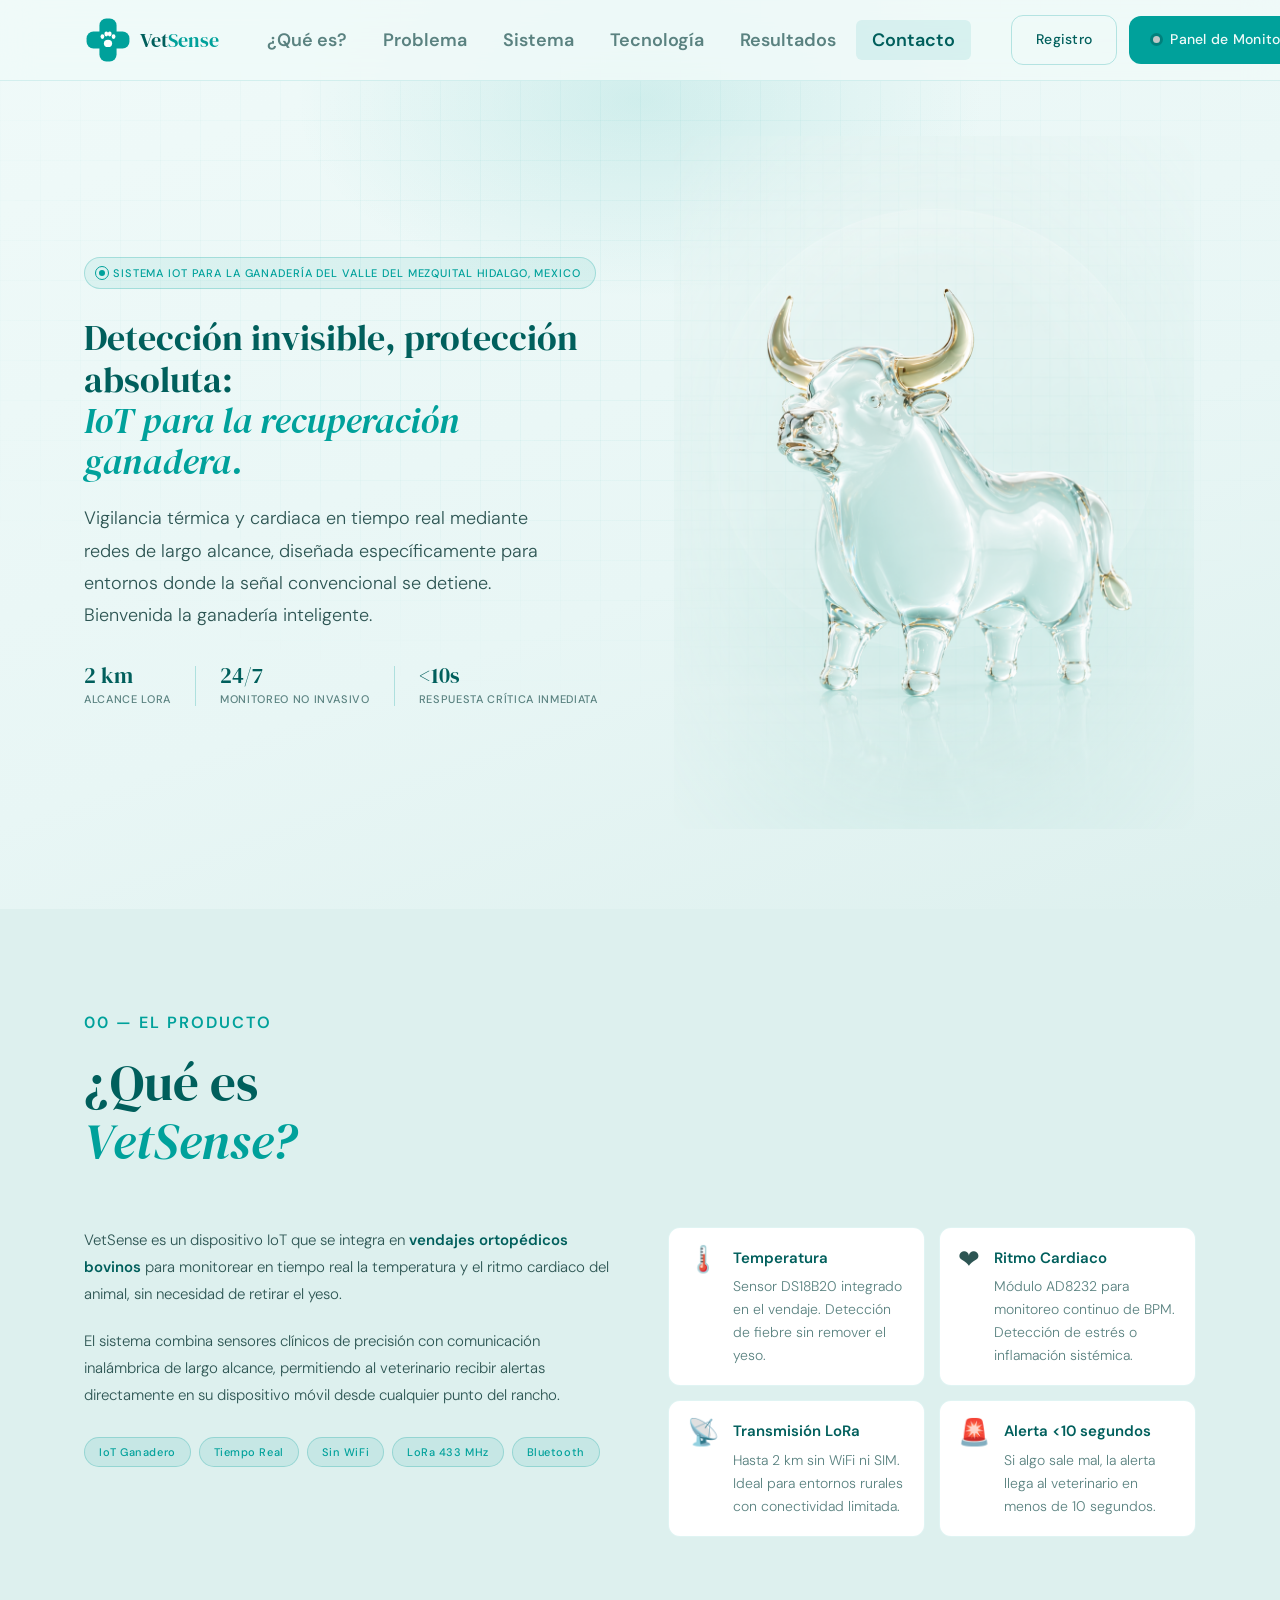
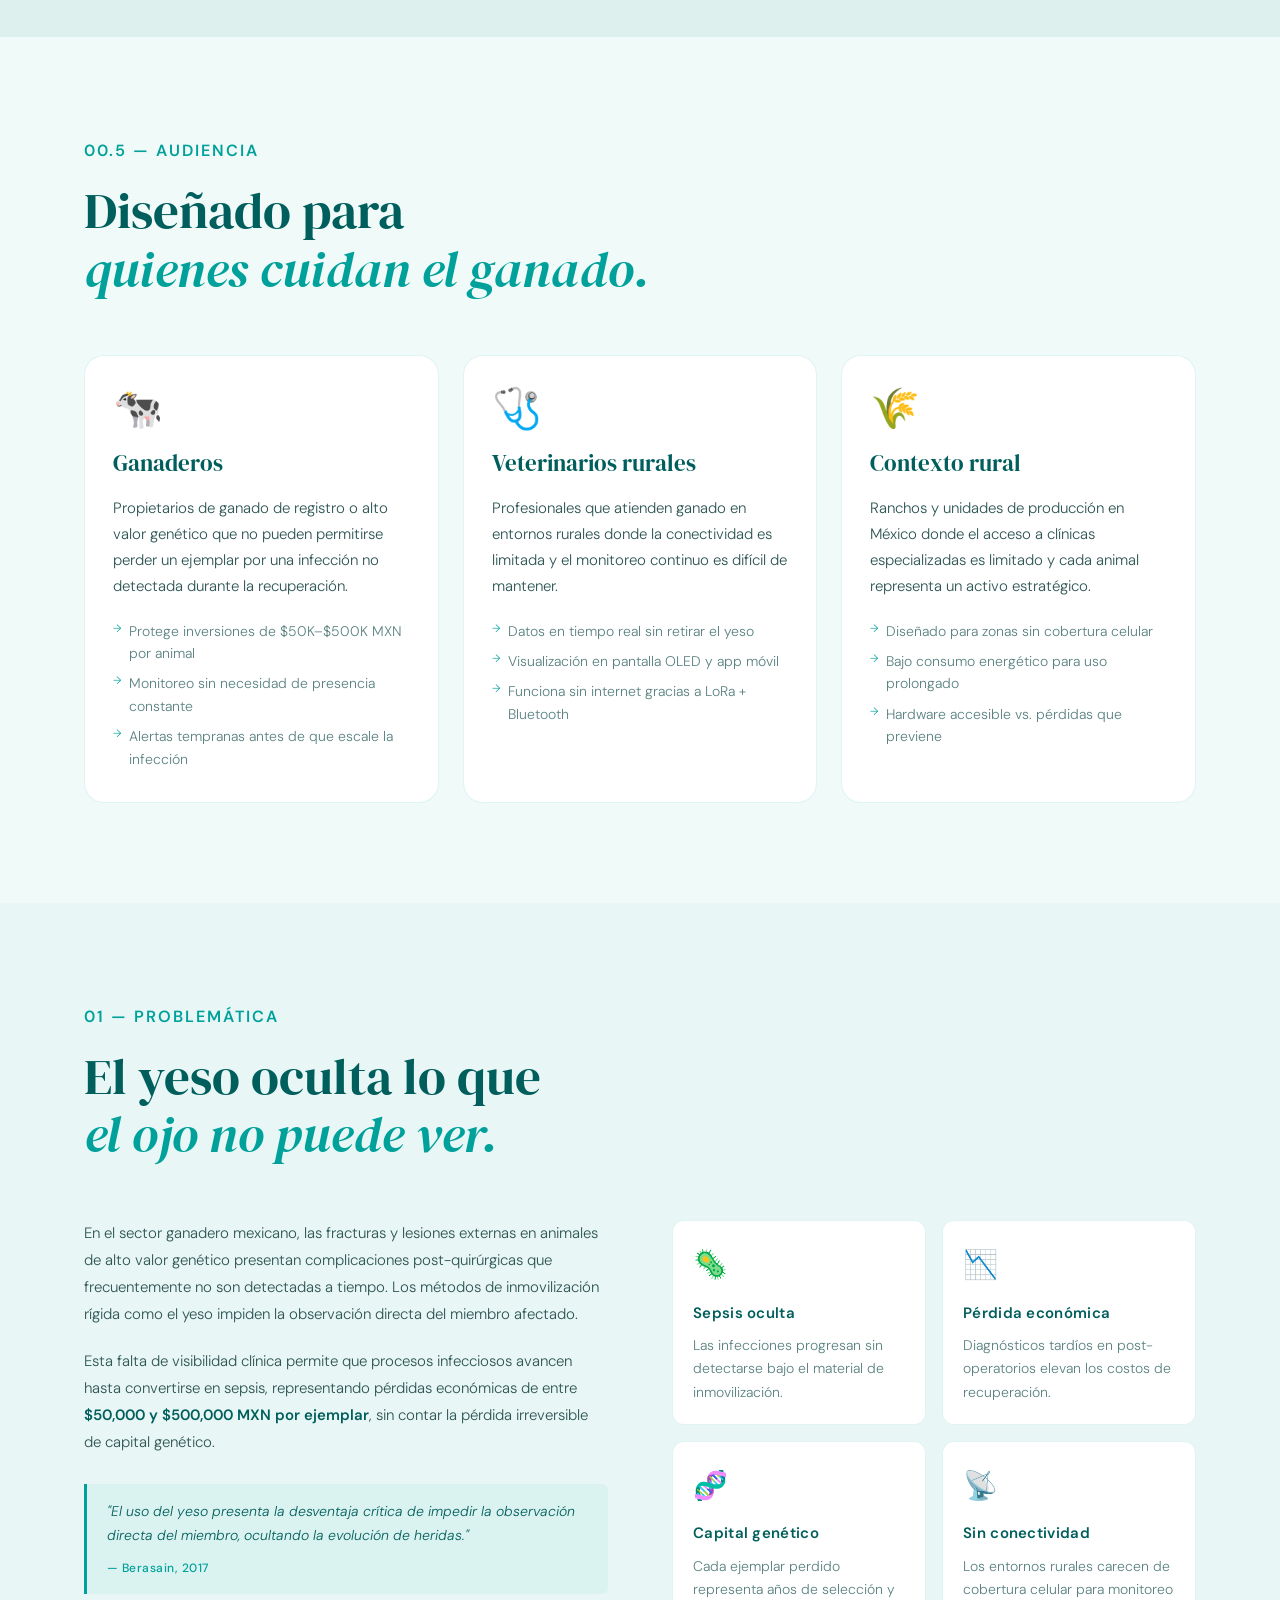
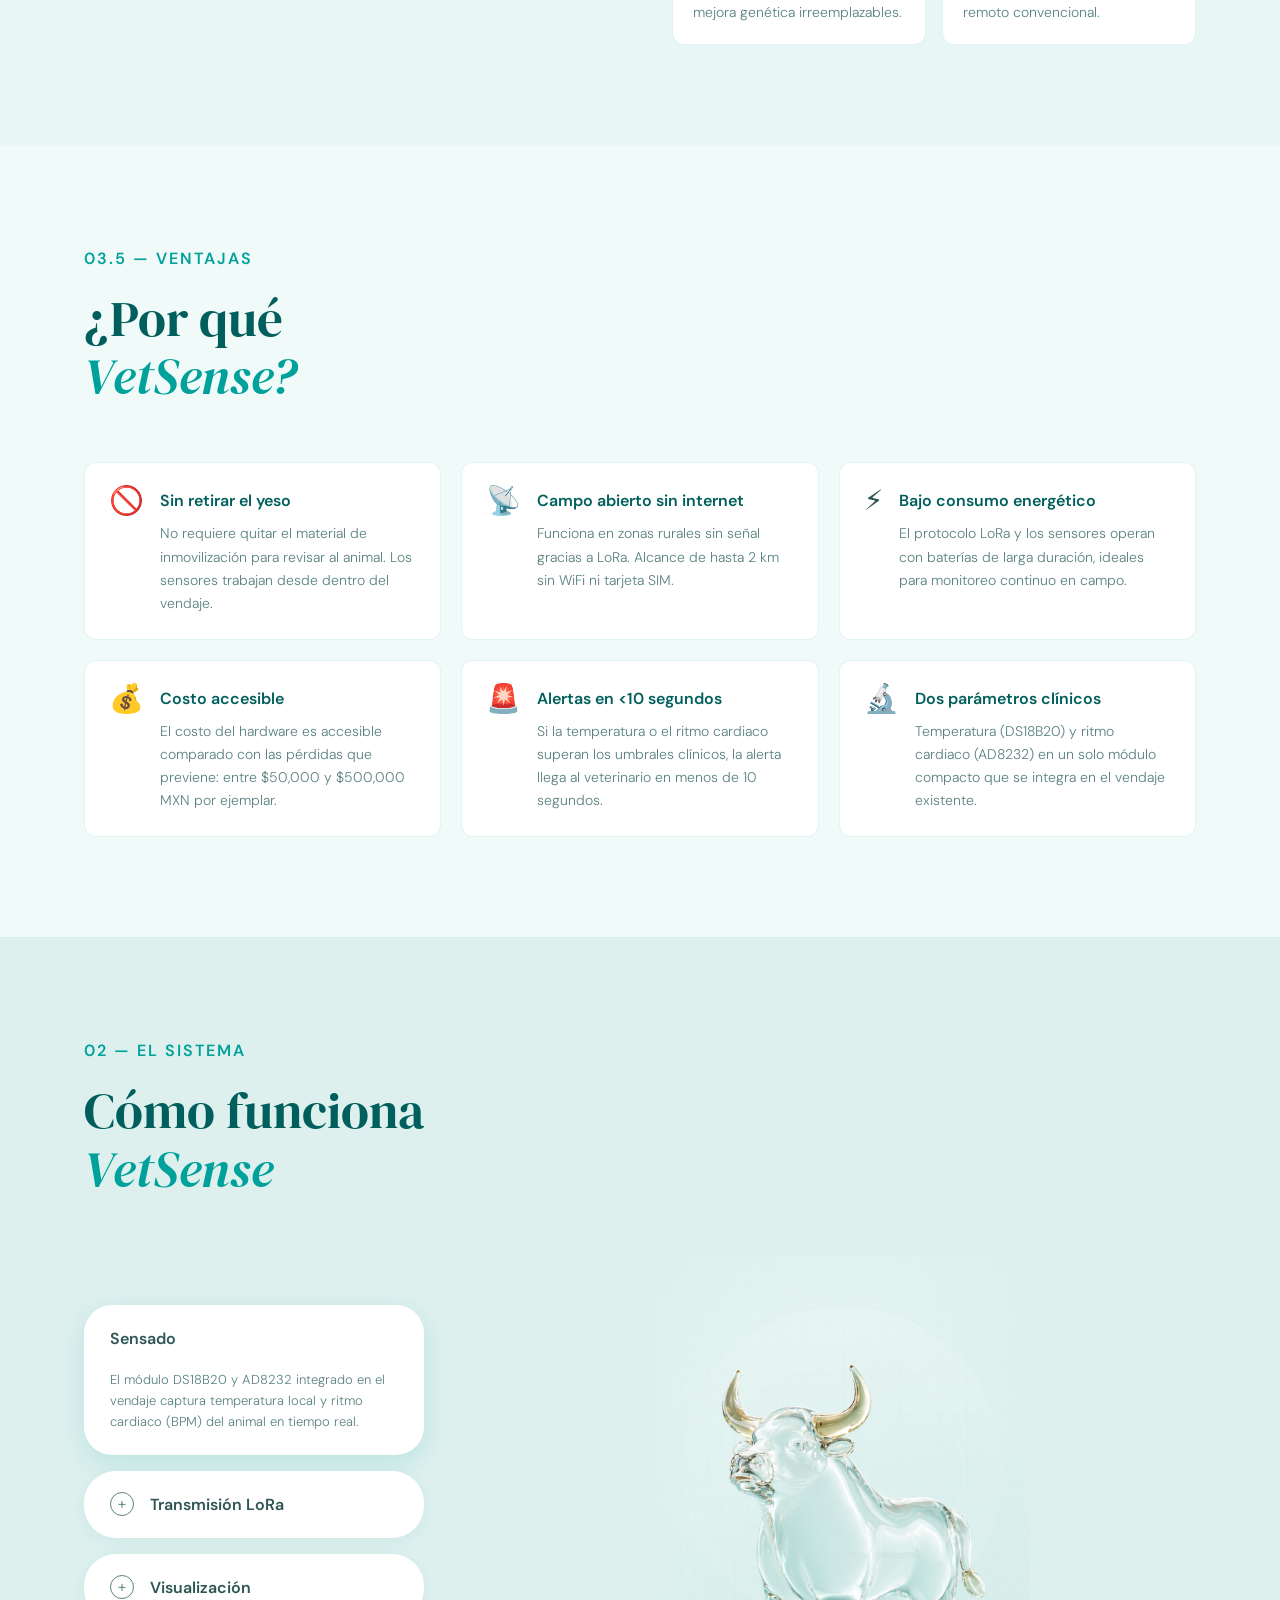
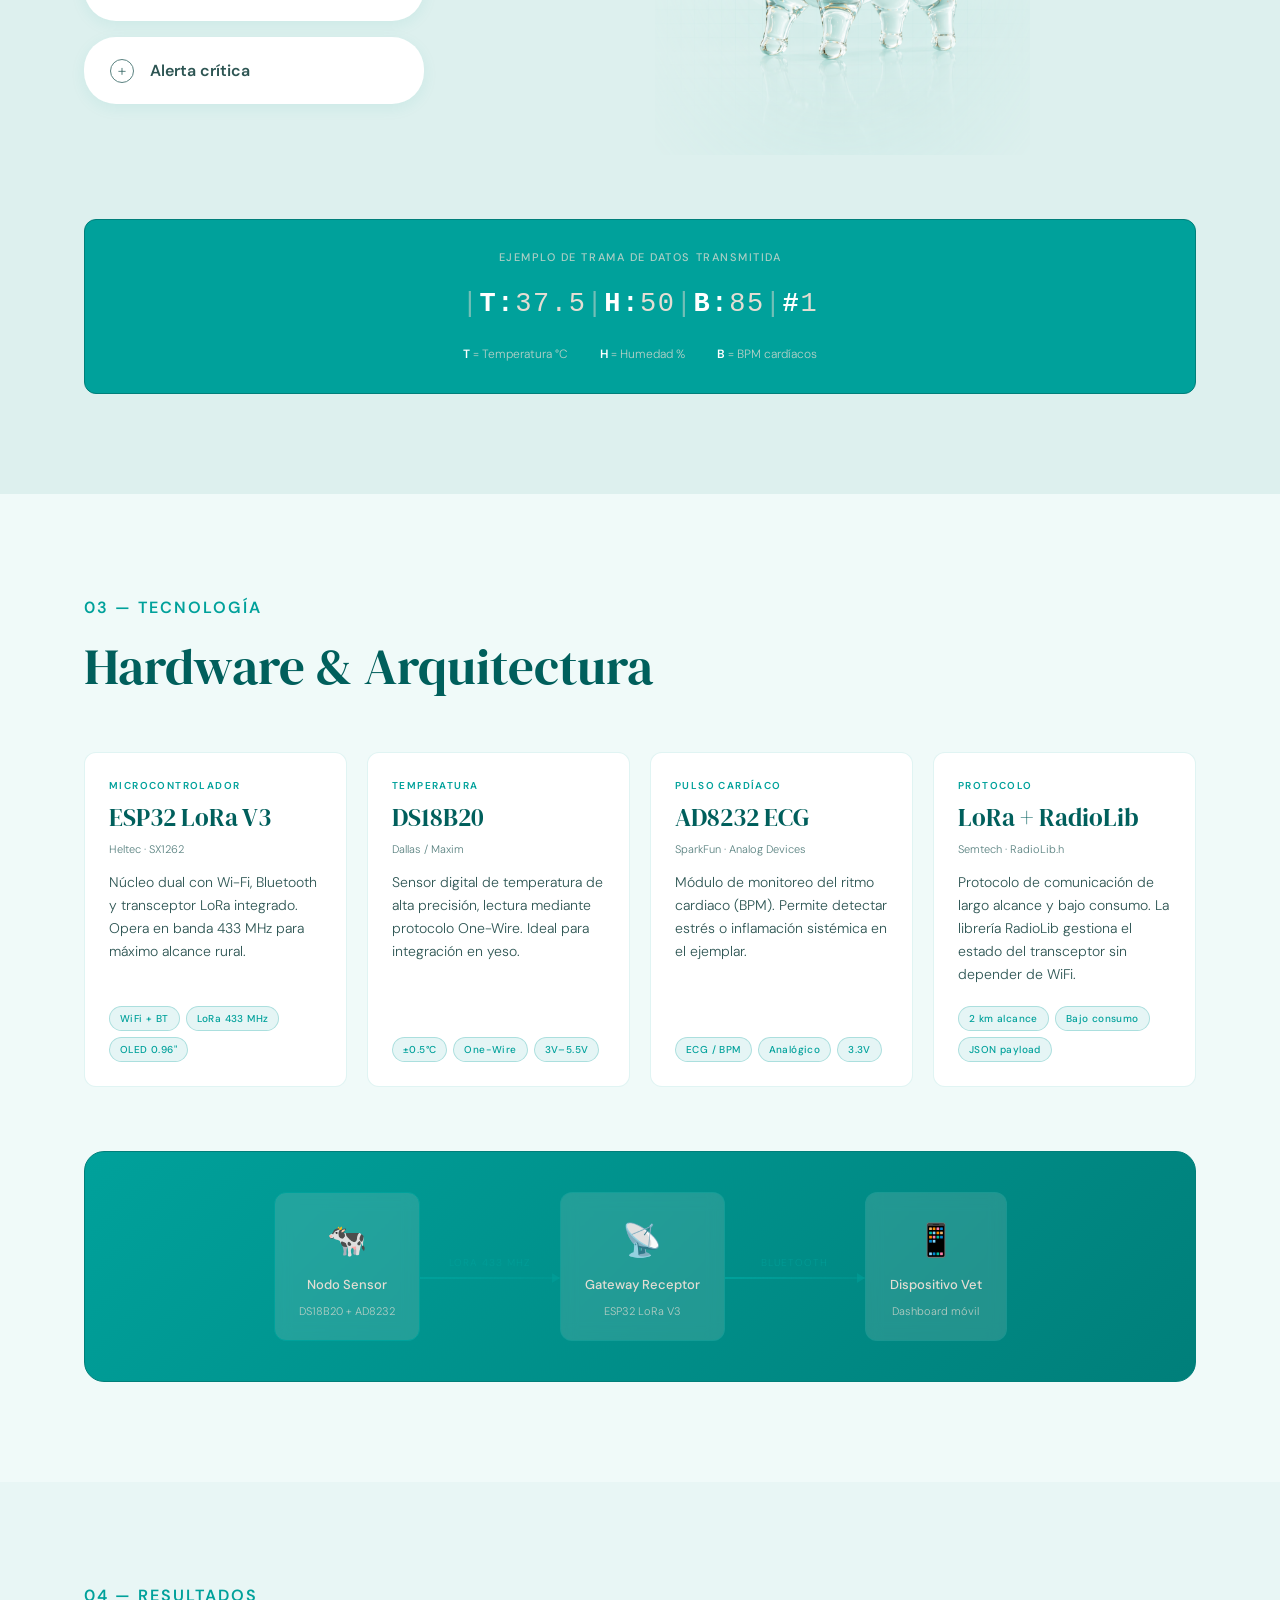
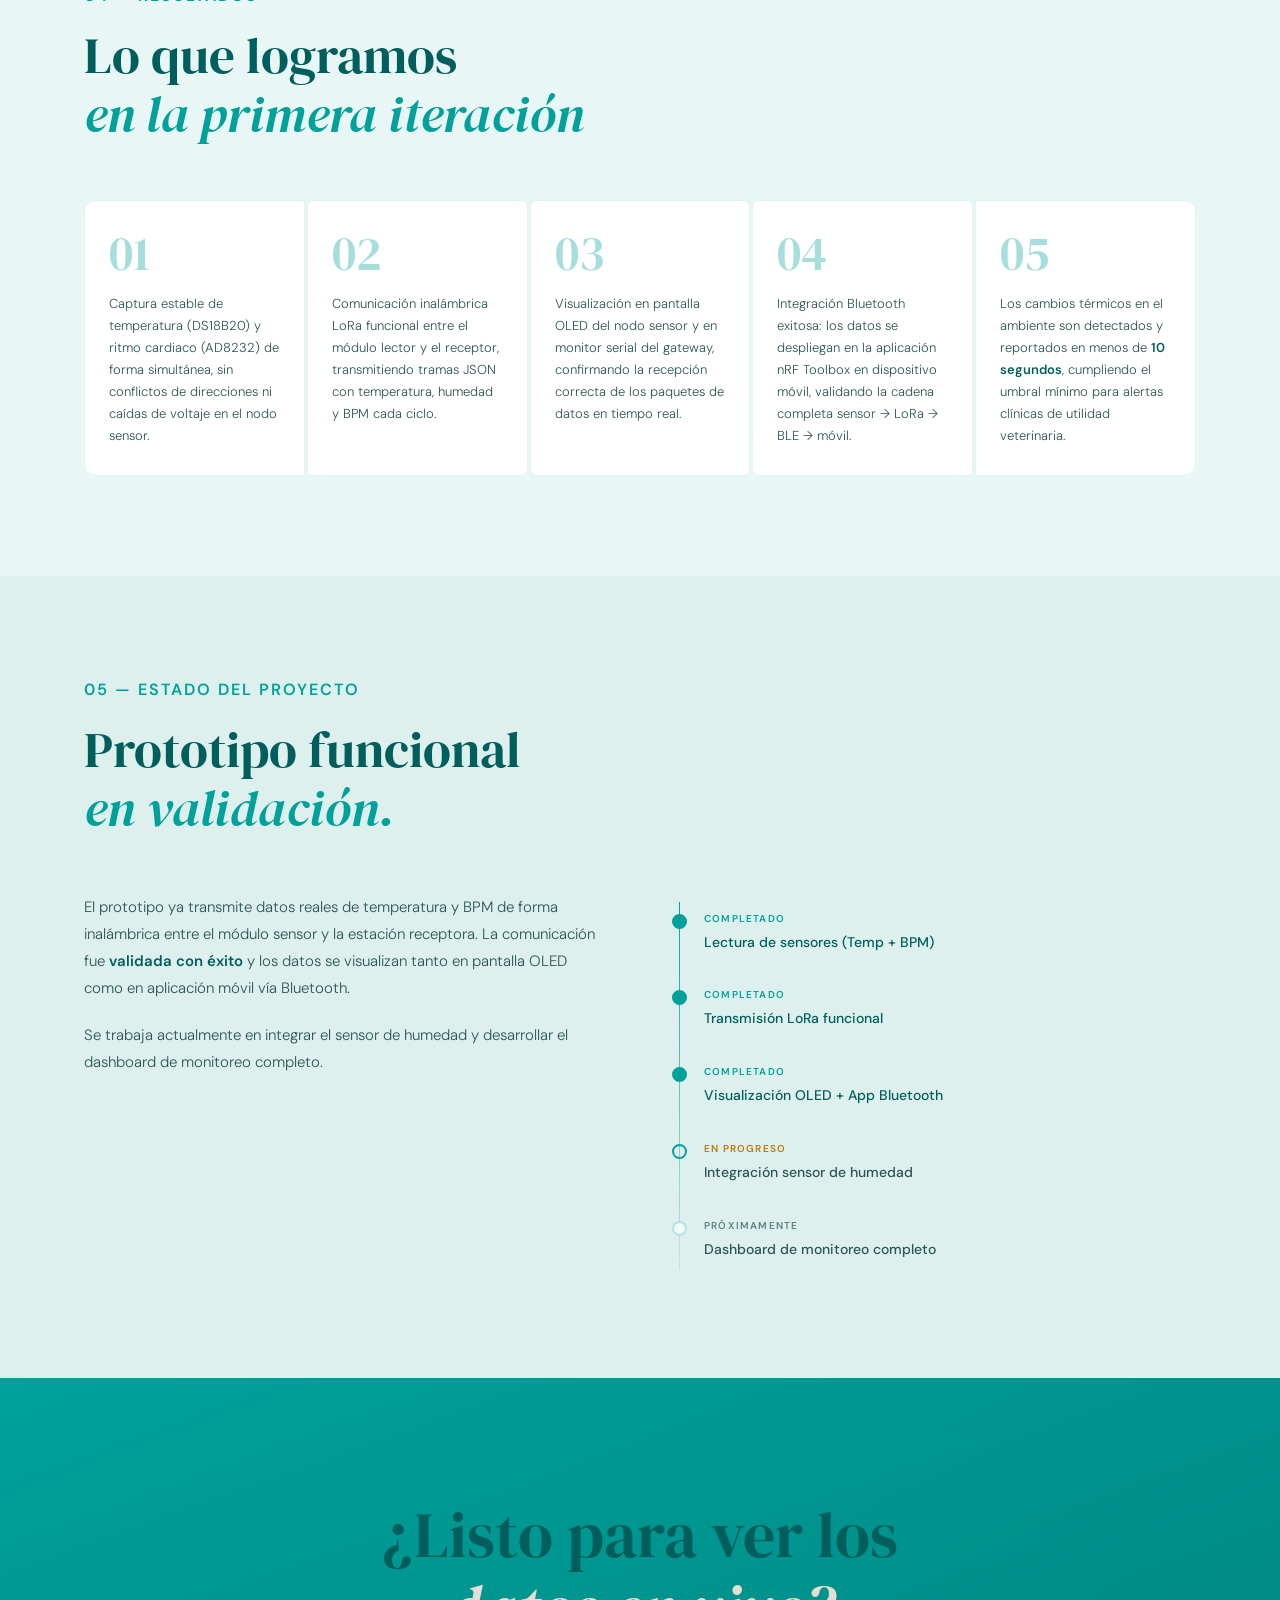
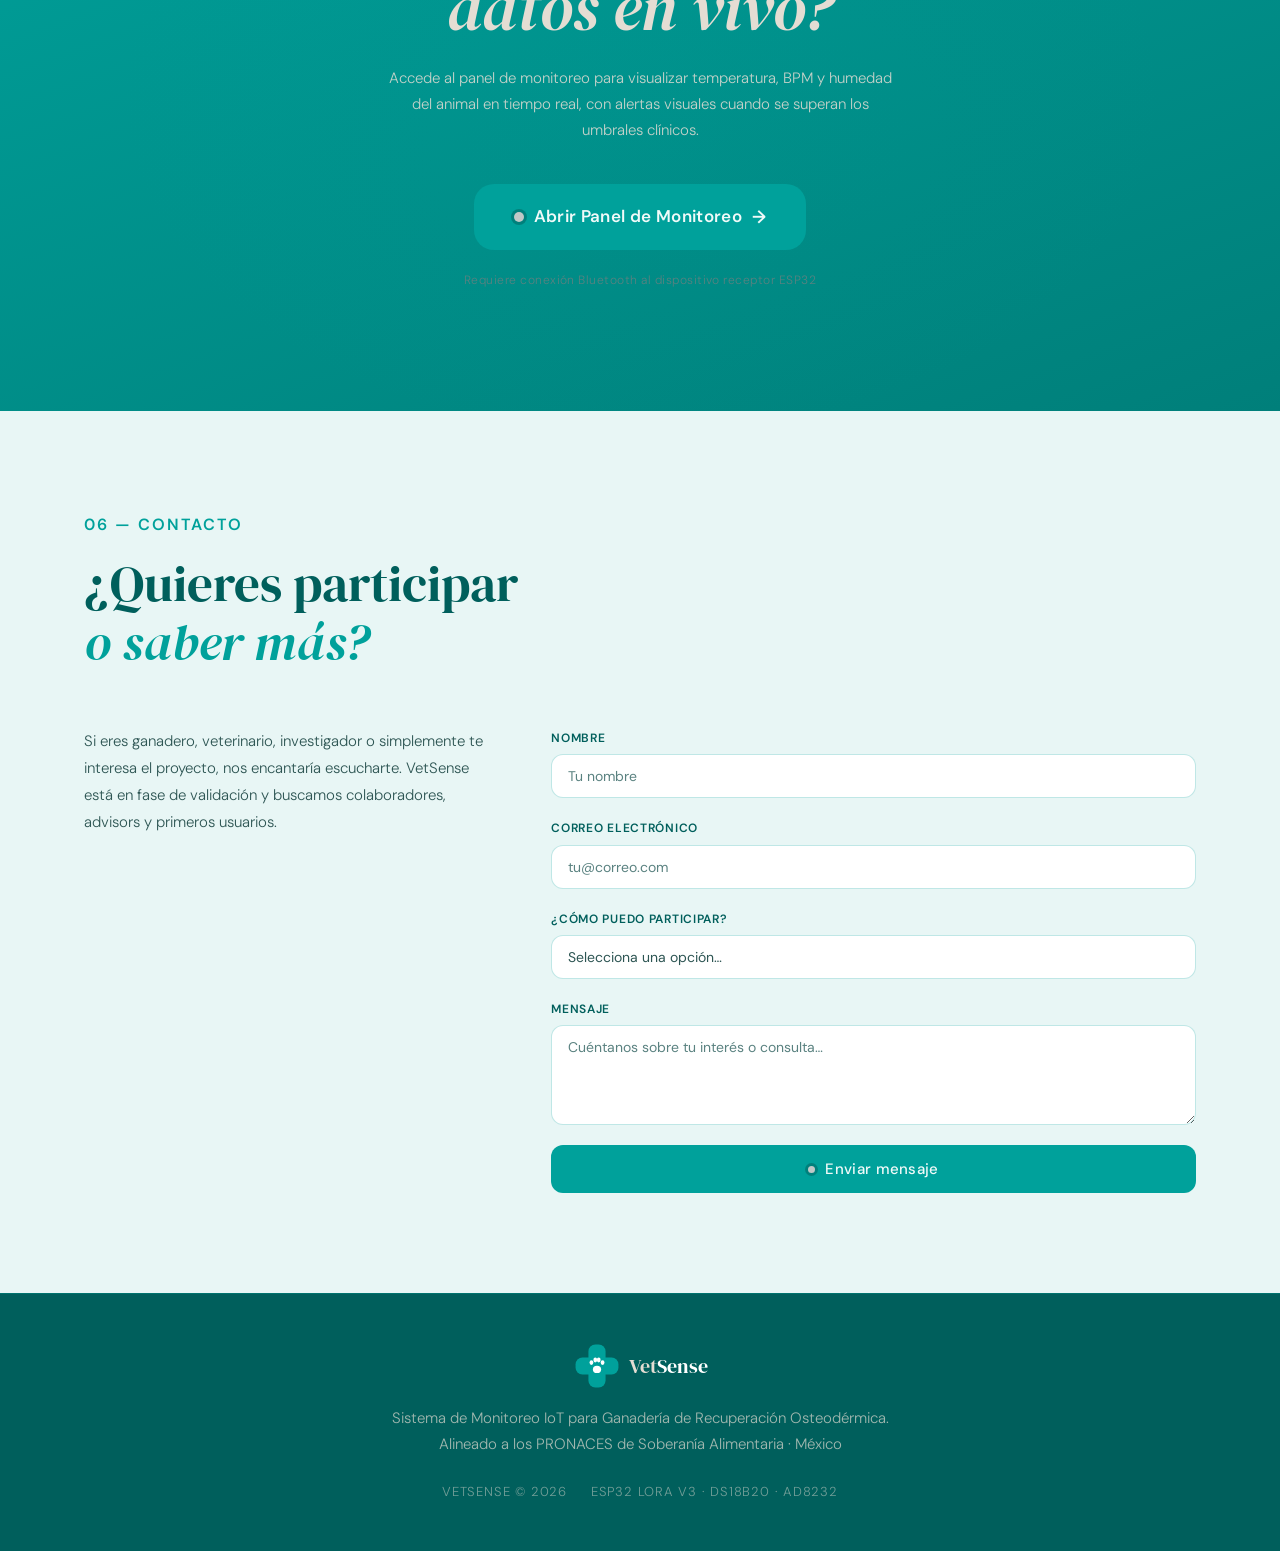
<file: Index.html>
<!DOCTYPE html>
<html lang="es">

<head>
    <meta charset="UTF-8" />
    <meta name="viewport" content="width=device-width, initial-scale=1.0" />
    <meta name="description"
        content="VetSense — Sistema de Monitoreo IoT para Ganadería de Recuperación Osteodérmica. Detección temprana de complicaciones post-quirúrgicas en ganado de alto valor genético." />
    <title>VetSense — Monitoreo IoT Veterinario</title>
    <link rel="stylesheet" href="styles.css" />
    <link rel="preconnect" href="https://fonts.googleapis.com" />
    <link rel="preconnect" href="https://fonts.gstatic.com" crossorigin />
    <link
        href="https://fonts.googleapis.com/css2?family=DM+Serif+Display:ital@0;1&family=DM+Sans:ital,opsz,wght@0,9..40,300;0,9..40,400;0,9..40,500;0,9..40,600;1,9..40,300&display=swap"
        rel="stylesheet" />
</head>

<body>
    <!-- ══════════════════════════════════════════════ NAV ══════════════════════════════════════════════ -->
    <header class="site-header" role="banner">
        <nav class="nav container" aria-label="Navegación principal">
            <a href="index.html" class="nav__logo" aria-label="VetSense inicio">
                <svg class="nav__logo-svg" viewBox="0 0 56 56" fill="none" xmlns="http://www.w3.org/2000/svg"
                    aria-hidden="true">
                    <!-- Cruz médica sólida -->
                    <rect x="18" y="3" width="20" height="50" rx="8" fill="#00a19b" />
                    <rect x="3" y="18" width="50" height="20" rx="8" fill="#00a19b" />
                    <!-- Huella de pata blanca -->
                    <ellipse cx="28" cy="32" rx="4.8" ry="4.2" fill="white" />
                    <ellipse cx="21.5" cy="24" rx="2.2" ry="2.8" fill="white" />
                    <ellipse cx="26" cy="21" rx="2.2" ry="2.8" fill="white" />
                    <ellipse cx="30" cy="21" rx="2.2" ry="2.8" fill="white" />
                    <ellipse cx="34.5" cy="24" rx="2.2" ry="2.8" fill="white" />
                </svg>
                <span class="nav__logo-text">Vet<em>Sense</em></span>
            </a>
            <ul class="nav__links" role="list">
                <li><a href="#que-es" class="nav__link">¿Qué es?</a></li>
                <li><a href="#problema" class="nav__link">Problema</a></li>
                <li><a href="#sistema" class="nav__link">Sistema</a></li>
                <li><a href="#tecnologia" class="nav__link">Tecnología</a></li>
                <li><a href="#resultados" class="nav__link">Resultados</a></li>
                <li><a href="#contacto" class="nav__link">Contacto</a></li>
            </ul>
            <div class="nav__ctas" style="display: flex; gap: 12px; align-items: center;">
                <a href="Registro.html" class="btn btn--ghost" aria-label="Crear cuenta">Registro</a>
                <a href="Login.html" class="btn btn--primary" aria-label="Iniciar sesión para acceder al monitoreo">
                    <span class="btn__dot" aria-hidden="true"></span>
                    Panel de Monitoreo
                </a>
            </div>

        </nav>

    </header>

    <main>

        <!-- ══════════════════════════════════════════════
         HERO
    ══════════════════════════════════════════════ -->
        <section class="hero" aria-labelledby="hero-heading">
            <div class="hero__bg-grid" aria-hidden="true"></div>
            <div class="hero__glow" aria-hidden="true"></div>

            <div class="container hero__inner">
                <div class="hero__content">
                    <div class="hero__badge" role="note">
                        <span class="badge__pulse" aria-hidden="true"></span>
                        Sistema IoT para la Ganadería del valle del Mezquital Hidalgo, Mexico
                    </div>

                    <h1 class="hero__heading" id="hero-heading">
                        Detección invisible, protección absoluta:<br />
                        <em> IoT para la recuperación ganadera.</em>
                    </h1>

                    <p class="hero__sub">
                        Vigilancia térmica y cardiaca en tiempo real mediante redes de largo alcance, diseñada
                        específicamente para entornos donde la señal convencional se detiene. Bienvenida la ganadería
                        inteligente.
                    </p>


                    <div class="hero__stats" role="list" aria-label="Estadísticas clave">
                        <div class="stat" role="listitem">
                            <span class="stat__value">2 km</span>
                            <span class="stat__label">Alcance LoRa</span>
                        </div>
                        <div class="stat__divider" aria-hidden="true"></div>
                        <div class="stat" role="listitem">
                            <span class="stat__value">24/7</span>
                            <span class="stat__label">Monitoreo No Invasivo</span>
                        </div>
                        <div class="stat__divider" aria-hidden="true"></div>
                        <div class="stat" role="listitem">
                            <span class="stat__value">&lt;10s</span>
                            <span class="stat__label">Respuesta Crítica Inmediata</span>
                        </div>
                    </div>
                </div>

                <div class="hero__image-col" aria-hidden="true">
                    <div class="hero__image-wrap">
                        <img src="assets/toro.png" alt="Dispositivo VetSense IoT integrado en vendaje bovino"
                            class="hero__img" loading="eager" />
                    </div>
                </div>


        </section>

        <!-- ══════════════════════════════════════════════
         ¿QUÉ ES?
     ══════════════════════════════════════════════ -->
        <section class="section section--alt" id="que-es" aria-labelledby="que-es-heading">
            <div class="container">
                <div class="section__label" aria-hidden="true">00 — El Producto</div>
                <h2 class="section__heading" id="que-es-heading">
                    ¿Qué es<br /><em>VetSense?</em>
                </h2>
                <div class="whatis-grid">
                    <div class="whatis__text">
                        <p>
                            VetSense es un dispositivo IoT que se integra en <strong>vendajes ortopédicos
                                bovinos</strong>
                            para monitorear en tiempo real la temperatura y el ritmo cardiaco del animal,
                            sin necesidad de retirar el yeso.
                        </p>
                        <p>
                            El sistema combina sensores clínicos de precisión con comunicación
                            inalámbrica de largo alcance, permitiendo al veterinario recibir
                            alertas directamente en su dispositivo móvil desde cualquier punto del rancho.
                        </p>
                        <div class="whatis__tags" aria-label="Tecnologías clave">
                            <span class="tag">IoT Ganadero</span>
                            <span class="tag">Tiempo Real</span>
                            <span class="tag">Sin WiFi</span>
                            <span class="tag">LoRa 433 MHz</span>
                            <span class="tag">Bluetooth</span>
                        </div>
                    </div>
                    <div class="whatis__cards" role="list" aria-label="Características principales">
                        <div class="whatis-card" role="listitem">
                            <div class="whatis-card__icon" aria-hidden="true">🌡️</div>
                            <div>
                                <h3 class="whatis-card__title">Temperatura</h3>
                                <p class="whatis-card__desc">Sensor DS18B20 integrado en el vendaje. Detección de fiebre
                                    sin remover el yeso.</p>
                            </div>
                        </div>
                        <div class="whatis-card" role="listitem">
                            <div class="whatis-card__icon" aria-hidden="true">❤️</div>
                            <div>
                                <h3 class="whatis-card__title">Ritmo Cardiaco</h3>
                                <p class="whatis-card__desc">Módulo AD8232 para monitoreo continuo de BPM. Detección de
                                    estrés o inflamación sistémica.</p>
                            </div>
                        </div>
                        <div class="whatis-card" role="listitem">
                            <div class="whatis-card__icon" aria-hidden="true">📡</div>
                            <div>
                                <h3 class="whatis-card__title">Transmisión LoRa</h3>
                                <p class="whatis-card__desc">Hasta 2 km sin WiFi ni SIM. Ideal para entornos rurales con
                                    conectividad limitada.</p>
                            </div>
                        </div>
                        <div class="whatis-card" role="listitem">
                            <div class="whatis-card__icon" aria-hidden="true">🚨</div>
                            <div>
                                <h3 class="whatis-card__title">Alerta &lt;10 segundos</h3>
                                <p class="whatis-card__desc">Si algo sale mal, la alerta llega al veterinario en menos
                                    de 10 segundos.</p>
                            </div>
                        </div>
                    </div>
                </div>
            </div>
        </section>

        <!-- ══════════════════════════════════════════════
         PARA QUIÉN ES
     ══════════════════════════════════════════════ -->
        <section class="section" id="para-quien" aria-labelledby="para-quien-heading">
            <div class="container">
                <div class="section__label" aria-hidden="true">00.5 — Audiencia</div>
                <h2 class="section__heading" id="para-quien-heading">
                    Diseñado para<br /><em>quienes cuidan el ganado.</em>
                </h2>
                <div class="audience-grid">
                    <div class="audience-card" role="article" aria-labelledby="aud-ganadero">
                        <div class="audience-card__emoji" aria-hidden="true">🐄</div>
                        <h3 class="audience-card__title" id="aud-ganadero">Ganaderos</h3>
                        <p class="audience-card__desc">
                            Propietarios de ganado de registro o alto valor genético que no pueden permitirse
                            perder un ejemplar por una infección no detectada durante la recuperación.
                        </p>
                        <ul class="audience-card__list" aria-label="Beneficios para ganaderos">
                            <li>Protege inversiones de $50K–$500K MXN por animal</li>
                            <li>Monitoreo sin necesidad de presencia constante</li>
                            <li>Alertas tempranas antes de que escale la infección</li>
                        </ul>
                    </div>
                    <div class="audience-card" role="article" aria-labelledby="aud-vet">
                        <div class="audience-card__emoji" aria-hidden="true">🩺</div>
                        <h3 class="audience-card__title" id="aud-vet">Veterinarios rurales</h3>
                        <p class="audience-card__desc">
                            Profesionales que atienden ganado en entornos rurales donde la conectividad
                            es limitada y el monitoreo continuo es difícil de mantener.
                        </p>
                        <ul class="audience-card__list" aria-label="Beneficios para veterinarios">
                            <li>Datos en tiempo real sin retirar el yeso</li>
                            <li>Visualización en pantalla OLED y app móvil</li>
                            <li>Funciona sin internet gracias a LoRa + Bluetooth</li>
                        </ul>
                    </div>
                    <div class="audience-card" role="article" aria-labelledby="aud-contexto">
                        <div class="audience-card__emoji" aria-hidden="true">🌾</div>
                        <h3 class="audience-card__title" id="aud-contexto">Contexto rural</h3>
                        <p class="audience-card__desc">
                            Ranchos y unidades de producción en México donde el acceso a clínicas especializadas
                            es limitado y cada animal representa un activo estratégico.
                        </p>
                        <ul class="audience-card__list" aria-label="Contexto de uso">
                            <li>Diseñado para zonas sin cobertura celular</li>
                            <li>Bajo consumo energético para uso prolongado</li>
                            <li>Hardware accesible vs. pérdidas que previene</li>
                        </ul>
                    </div>
                </div>
            </div>
        </section>

        <!-- ══════════════════════════════════════════════
         PROBLEMA
    ══════════════════════════════════════════════ -->
        <section class="section section--dark" id="problema" aria-labelledby="problema-heading">
            <div class="container">
                <div class="section__label" aria-hidden="true">01 — Problemática</div>
                <h2 class="section__heading" id="problema-heading">
                    El yeso oculta lo que<br /><em>el ojo no puede ver.</em>
                </h2>
                <div class="problem-grid">
                    <div class="problem__text">
                        <p>
                            En el sector ganadero mexicano, las fracturas y lesiones externas en animales de
                            alto valor genético presentan complicaciones post-quirúrgicas que frecuentemente
                            no son detectadas a tiempo. Los métodos de inmovilización rígida como el yeso
                            impiden la observación directa del miembro afectado.
                        </p>
                        <p>
                            Esta falta de visibilidad clínica permite que procesos infecciosos avancen hasta
                            convertirse en sepsis, representando pérdidas económicas de entre
                            <strong>$50,000 y $500,000 MXN por ejemplar</strong>, sin contar la pérdida
                            irreversible de capital genético.
                        </p>
                        <blockquote class="pull-quote">
                            "El uso del yeso presenta la desventaja crítica de impedir la observación
                            directa del miembro, ocultando la evolución de heridas."
                            <cite>— Berasain, 2017</cite>
                        </blockquote>
                    </div>
                    <div class="problem__cards" role="list" aria-label="Consecuencias del problema">
                        <div class="problem-card" role="listitem">
                            <div class="problem-card__icon" aria-hidden="true">🦠</div>
                            <h3 class="problem-card__title">Sepsis oculta</h3>
                            <p class="problem-card__desc">Las infecciones progresan sin detectarse bajo el material de
                                inmovilización.</p>
                        </div>
                        <div class="problem-card" role="listitem">
                            <div class="problem-card__icon" aria-hidden="true">📉</div>
                            <h3 class="problem-card__title">Pérdida económica</h3>
                            <p class="problem-card__desc">Diagnósticos tardíos en post-operatorios elevan los costos de
                                recuperación.</p>
                        </div>
                        <div class="problem-card" role="listitem">
                            <div class="problem-card__icon" aria-hidden="true">🧬</div>
                            <h3 class="problem-card__title">Capital genético</h3>
                            <p class="problem-card__desc">Cada ejemplar perdido representa años de selección y mejora
                                genética irreemplazables.</p>
                        </div>
                        <div class="problem-card" role="listitem">
                            <div class="problem-card__icon" aria-hidden="true">📡</div>
                            <h3 class="problem-card__title">Sin conectividad</h3>
                            <p class="problem-card__desc">Los entornos rurales carecen de cobertura celular para
                                monitoreo remoto convencional.</p>
                        </div>
                    </div>
                </div>
            </div>
        </section>

        <!-- ══════════════════════════════════════════════
         ¿QUÉ LO HACE DIFERENTE?
     ══════════════════════════════════════════════ -->
        <section class="section" id="diferenciadores" aria-labelledby="diferenciadores-heading">
            <div class="container">
                <div class="section__label" aria-hidden="true">03.5 — Ventajas</div>
                <h2 class="section__heading" id="diferenciadores-heading">
                    ¿Por qué<br /><em>VetSense?</em>
                </h2>
                <div class="diff-grid" role="list" aria-label="Diferenciadores clave">
                    <div class="diff-item" role="listitem">
                        <div class="diff-item__icon" aria-hidden="true">🚫</div>
                        <div class="diff-item__content">
                            <h3 class="diff-item__title">Sin retirar el yeso</h3>
                            <p class="diff-item__desc">No requiere quitar el material de inmovilización para revisar al
                                animal. Los sensores trabajan desde dentro del vendaje.</p>
                        </div>
                    </div>
                    <div class="diff-item" role="listitem">
                        <div class="diff-item__icon" aria-hidden="true">📡</div>
                        <div class="diff-item__content">
                            <h3 class="diff-item__title">Campo abierto sin internet</h3>
                            <p class="diff-item__desc">Funciona en zonas rurales sin señal gracias a LoRa. Alcance de
                                hasta 2 km sin WiFi ni tarjeta SIM.</p>
                        </div>
                    </div>
                    <div class="diff-item" role="listitem">
                        <div class="diff-item__icon" aria-hidden="true">⚡</div>
                        <div class="diff-item__content">
                            <h3 class="diff-item__title">Bajo consumo energético</h3>
                            <p class="diff-item__desc">El protocolo LoRa y los sensores operan con baterías de larga
                                duración, ideales para monitoreo continuo en campo.</p>
                        </div>
                    </div>
                    <div class="diff-item" role="listitem">
                        <div class="diff-item__icon" aria-hidden="true">💰</div>
                        <div class="diff-item__content">
                            <h3 class="diff-item__title">Costo accesible</h3>
                            <p class="diff-item__desc">El costo del hardware es accesible comparado con las pérdidas que
                                previene: entre $50,000 y $500,000 MXN por ejemplar.</p>
                        </div>
                    </div>
                    <div class="diff-item" role="listitem">
                        <div class="diff-item__icon" aria-hidden="true">🚨</div>
                        <div class="diff-item__content">
                            <h3 class="diff-item__title">Alertas en &lt;10 segundos</h3>
                            <p class="diff-item__desc">Si la temperatura o el ritmo cardiaco superan los umbrales
                                clínicos, la alerta llega al veterinario en menos de 10 segundos.</p>
                        </div>
                    </div>
                    <div class="diff-item" role="listitem">
                        <div class="diff-item__icon" aria-hidden="true">🔬</div>
                        <div class="diff-item__content">
                            <h3 class="diff-item__title">Dos parámetros clínicos</h3>
                            <p class="diff-item__desc">Temperatura (DS18B20) y ritmo cardiaco (AD8232) en un solo módulo
                                compacto que se integra en el vendaje existente.</p>
                        </div>
                    </div>
                </div>
            </div>
        </section>

        <!-- ══════════════════════════════════════════════
         SISTEMA — CÓMO FUNCIONA
    ══════════════════════════════════════════════ -->
        <section class="section section--alt" id="sistema" aria-labelledby="sistema-heading">
            <div class="container">
                <div class="section__label" aria-hidden="true">02 — El Sistema</div>
                <h2 class="section__heading" id="sistema-heading">
                    Cómo funciona<br /><em>VetSense</em>
                </h2>

                <div class="apple-layout">
                    <div class="apple-layout__sidebar" role="tablist">
                        <div class="apple-item active" data-image="assets/toro.png" role="tab" aria-selected="true"
                            tabindex="0">
                            <div class="apple-item__header">
                                <span class="apple-item__icon">+</span>
                                <h3 class="apple-item__title">Sensado</h3>
                            </div>
                            <div class="apple-item__content">
                                <p>El módulo DS18B20 y AD8232 integrado en el vendaje captura temperatura
                                    local y ritmo cardiaco (BPM) del animal en tiempo real.</p>
                            </div>
                        </div>
                        <div class="apple-item" data-image="assets/obeja.png" role="tab" aria-selected="false"
                            tabindex="0">
                            <div class="apple-item__header">
                                <span class="apple-item__icon">+</span>
                                <h3 class="apple-item__title">Transmisión LoRa</h3>
                            </div>
                            <div class="apple-item__content">
                                <p>Los datos se empaquetan en JSON y se transmiten via LoRa 433 MHz al
                                    gateway central. Sin WiFi, sin SIM. Hasta 2 km de alcance.</p>
                            </div>
                        </div>
                        <div class="apple-item" data-image="assets/perrosmall.png" role="tab" aria-selected="false"
                            tabindex="0">
                            <div class="apple-item__header">
                                <span class="apple-item__icon">+</span>
                                <h3 class="apple-item__title">Visualización</h3>
                            </div>
                            <div class="apple-item__content">
                                <p>El veterinario recibe alertas en tiempo real en su dispositivo móvil vía
                                    Bluetooth desde el gateway receptor ESP32.</p>
                            </div>
                        </div>
                        <div class="apple-item" data-image="assets/perrogrande.png" role="tab" aria-selected="false"
                            tabindex="0">
                            <div class="apple-item__header">
                                <span class="apple-item__icon">+</span>
                                <h3 class="apple-item__title">Alerta crítica</h3>
                            </div>
                            <div class="apple-item__content">
                                <p>Si la temperatura o BPM superan los umbrales clínicos, se genera una
                                    alerta visual inmediata. Tiempo de respuesta &lt; 10 segundos.</p>
                            </div>
                        </div>
                    </div>
                    <div class="apple-layout__visual">
                        <img id="apple-image" src="assets/toro.png" alt="Visualización del sistema" loading="lazy" />
                    </div>
                </div>

                <!-- Data packet visual -->
                <div class="packet-demo" aria-label="Ejemplo de paquete de datos transmitido" role="figure">
                    <div class="packet-demo__label">Ejemplo de trama de datos transmitida</div>
                    <div class="packet-demo__code">
                        <span class="packet__pipe">|</span><span class="packet__key">T:</span><span
                            class="packet__val">37.5</span><span class="packet__pipe">|</span><span
                            class="packet__key">H:</span><span class="packet__val">50</span><span
                            class="packet__pipe">|</span><span class="packet__key">B:</span><span
                            class="packet__val">85</span><span class="packet__pipe">|</span><span
                            class="packet__key">#</span><span class="packet__val">1</span>
                    </div>
                    <div class="packet-demo__legend">
                        <span><strong>T</strong> = Temperatura °C</span>
                        <span><strong>H</strong> = Humedad %</span>
                        <span><strong>B</strong> = BPM cardíacos</span>
                    </div>
                </div>
            </div>
        </section>

        <!-- ══════════════════════════════════════════════
         TECNOLOGÍA
    ══════════════════════════════════════════════ -->
        <section class="section" id="tecnologia" aria-labelledby="tech-heading">
            <div class="container">
                <div class="section__label" aria-hidden="true">03 — Tecnología</div>
                <h2 class="section__heading" id="tech-heading">
                    Hardware &amp; Arquitectura
                </h2>

                <div class="tech-grid">
                    <div class="tech-card" role="article" aria-labelledby="tech-esp32">
                        <div class="tech-card__tag">Microcontrolador</div>
                        <h3 class="tech-card__name" id="tech-esp32">ESP32 LoRa V3</h3>
                        <p class="tech-card__maker">Heltec · SX1262</p>
                        <p class="tech-card__desc">Núcleo dual con Wi-Fi, Bluetooth y transceptor LoRa integrado. Opera
                            en banda 433 MHz para máximo alcance rural.</p>
                        <div class="tech-card__specs">
                            <span>WiFi + BT</span>
                            <span>LoRa 433 MHz</span>
                            <span>OLED 0.96"</span>
                        </div>
                    </div>

                    <div class="tech-card" role="article" aria-labelledby="tech-ds18b20">
                        <div class="tech-card__tag">Temperatura</div>
                        <h3 class="tech-card__name" id="tech-ds18b20">DS18B20</h3>
                        <p class="tech-card__maker">Dallas / Maxim</p>
                        <p class="tech-card__desc">Sensor digital de temperatura de alta precisión, lectura mediante
                            protocolo One-Wire. Ideal para integración en yeso.</p>
                        <div class="tech-card__specs">
                            <span>±0.5°C</span>
                            <span>One-Wire</span>
                            <span>3V–5.5V</span>
                        </div>
                    </div>

                    <div class="tech-card" role="article" aria-labelledby="tech-ad8232">
                        <div class="tech-card__tag">Pulso Cardíaco</div>
                        <h3 class="tech-card__name" id="tech-ad8232">AD8232 ECG</h3>
                        <p class="tech-card__maker">SparkFun · Analog Devices</p>
                        <p class="tech-card__desc">Módulo de monitoreo del ritmo cardiaco (BPM). Permite detectar estrés
                            o inflamación sistémica en el ejemplar.</p>
                        <div class="tech-card__specs">
                            <span>ECG / BPM</span>
                            <span>Analógico</span>
                            <span>3.3V</span>
                        </div>
                    </div>

                    <div class="tech-card" role="article" aria-labelledby="tech-lora">
                        <div class="tech-card__tag">Protocolo</div>
                        <h3 class="tech-card__name" id="tech-lora">LoRa + RadioLib</h3>
                        <p class="tech-card__maker">Semtech · RadioLib.h</p>
                        <p class="tech-card__desc">Protocolo de comunicación de largo alcance y bajo consumo. La
                            librería RadioLib gestiona el estado del transceptor sin depender de WiFi.</p>
                        <div class="tech-card__specs">
                            <span>2 km alcance</span>
                            <span>Bajo consumo</span>
                            <span>JSON payload</span>
                        </div>
                    </div>
                </div>

                <div class="arch-diagram" role="figure" aria-label="Diagrama de arquitectura del sistema">
                    <div class="arch__node arch__node--sensor">
                        <span aria-hidden="true">🐄</span>
                        <span>Nodo Sensor</span>
                        <small>DS18B20 + AD8232</small>
                    </div>
                    <div class="arch__line" aria-hidden="true">
                        <span class="arch__label">LoRa 433 MHz</span>
                        <div class="arch__arrow"></div>
                    </div>
                    <div class="arch__node arch__node--gateway">
                        <span aria-hidden="true">📡</span>
                        <span>Gateway Receptor</span>
                        <small>ESP32 LoRa V3</small>
                    </div>
                    <div class="arch__line" aria-hidden="true">
                        <span class="arch__label">Bluetooth</span>
                        <div class="arch__arrow"></div>
                    </div>
                    <div class="arch__node arch__node--device">
                        <span aria-hidden="true">📱</span>
                        <span>Dispositivo Vet</span>
                        <small>Dashboard móvil</small>
                    </div>
                </div>
            </div>
        </section>

        <!-- ══════════════════════════════════════════════
         RESULTADOS
    ══════════════════════════════════════════════ -->
        <section class="section section--dark" id="resultados" aria-labelledby="resultados-heading">
            <div class="container">
                <div class="section__label" aria-hidden="true">04 — Resultados</div>
                <h2 class="section__heading" id="resultados-heading">
                    Lo que logramos<br /><em>en la primera iteración</em>
                </h2>

                <div class="results-grid">
                    <div class="result-item">
                        <div class="result-item__num">01</div>
                        <p>Captura estable de temperatura (DS18B20) y ritmo cardiaco (AD8232) de forma simultánea, sin
                            conflictos de direcciones ni caídas de voltaje en el nodo sensor.</p>
                    </div>
                    <div class="result-item">
                        <div class="result-item__num">02</div>
                        <p>Comunicación inalámbrica LoRa funcional entre el módulo lector y el receptor, transmitiendo
                            tramas JSON con temperatura, humedad y BPM cada ciclo.</p>
                    </div>
                    <div class="result-item">
                        <div class="result-item__num">03</div>
                        <p>Visualización en pantalla OLED del nodo sensor y en monitor serial del gateway, confirmando
                            la recepción correcta de los paquetes de datos en tiempo real.</p>
                    </div>
                    <div class="result-item">
                        <div class="result-item__num">04</div>
                        <p>Integración Bluetooth exitosa: los datos se despliegan en la aplicación nRF Toolbox en
                            dispositivo móvil, validando la cadena completa sensor → LoRa → BLE → móvil.</p>
                    </div>
                    <div class="result-item">
                        <div class="result-item__num">05</div>
                        <p>Los cambios térmicos en el ambiente son detectados y reportados en menos de <strong>10
                                segundos</strong>, cumpliendo el umbral mínimo para alertas clínicas de utilidad
                            veterinaria.</p>
                    </div>
                </div>
            </div>
        </section>

        <!-- ══════════════════════════════════════════════
         ETAPA ACTUAL
     ══════════════════════════════════════════════ -->
        <section class="section section--alt" id="etapa" aria-labelledby="etapa-heading">
            <div class="container">
                <div class="section__label" aria-hidden="true">05 — Estado del Proyecto</div>
                <h2 class="section__heading" id="etapa-heading">
                    Prototipo funcional<br /><em>en validación.</em>
                </h2>
                <div class="stage-layout">
                    <div class="stage__text">
                        <p>
                            El prototipo ya transmite datos reales de temperatura y BPM de forma inalámbrica
                            entre el módulo sensor y la estación receptora. La comunicación fue
                            <strong>validada con éxito</strong> y los datos se visualizan tanto en pantalla
                            OLED como en aplicación móvil vía Bluetooth.
                        </p>
                        <p>
                            Se trabaja actualmente en integrar el sensor de humedad y desarrollar
                            el dashboard de monitoreo completo.
                        </p>
                    </div>
                    <div class="stage__roadmap" role="list" aria-label="Hoja de ruta del proyecto">
                        <div class="roadmap-item roadmap-item--done" role="listitem">
                            <div class="roadmap-item__dot" aria-hidden="true"></div>
                            <div>
                                <div class="roadmap-item__label">Completado</div>
                                <div class="roadmap-item__title">Lectura de sensores (Temp + BPM)</div>
                            </div>
                        </div>
                        <div class="roadmap-item roadmap-item--done" role="listitem">
                            <div class="roadmap-item__dot" aria-hidden="true"></div>
                            <div>
                                <div class="roadmap-item__label">Completado</div>
                                <div class="roadmap-item__title">Transmisión LoRa funcional</div>
                            </div>
                        </div>
                        <div class="roadmap-item roadmap-item--done" role="listitem">
                            <div class="roadmap-item__dot" aria-hidden="true"></div>
                            <div>
                                <div class="roadmap-item__label">Completado</div>
                                <div class="roadmap-item__title">Visualización OLED + App Bluetooth</div>
                            </div>
                        </div>
                        <div class="roadmap-item roadmap-item--wip" role="listitem">
                            <div class="roadmap-item__dot" aria-hidden="true"></div>
                            <div>
                                <div class="roadmap-item__label">En progreso</div>
                                <div class="roadmap-item__title">Integración sensor de humedad</div>
                            </div>
                        </div>
                        <div class="roadmap-item" role="listitem">
                            <div class="roadmap-item__dot" aria-hidden="true"></div>
                            <div>
                                <div class="roadmap-item__label">Próximamente</div>
                                <div class="roadmap-item__title">Dashboard de monitoreo completo</div>
                            </div>
                        </div>
                    </div>
                </div>
            </div>
        </section>

        <!-- ══════════════════════════════════════════════
         CTA — IR A MONITOREO
    ══════════════════════════════════════════════ -->
        <section class="section cta-section" aria-labelledby="cta-heading">
            <div class="cta-section__glow" aria-hidden="true"></div>
            <div class="container cta-section__inner">
                <h2 class="cta-section__heading" id="cta-heading">
                    ¿Listo para ver los<br /><em>datos en vivo?</em>
                </h2>
                <p class="cta-section__sub">
                    Accede al panel de monitoreo para visualizar temperatura, BPM y humedad
                    del animal en tiempo real, con alertas visuales cuando se superan los umbrales clínicos.
                </p>
                <a href="Login.html" class="btn btn--primary btn--xl" aria-label="Iniciar sesión para acceder al monitoreo">
                    <span class="btn__dot btn__dot--lg" aria-hidden="true"></span>
                    Abrir Panel de Monitoreo
                    <span class="btn__arrow" aria-hidden="true">→</span>
                </a>
                <p class="cta-section__note" role="note">
                    Requiere conexión Bluetooth al dispositivo receptor ESP32
                </p>
            </div>
        </section>

    </main>

    <!-- ══════════════════════════════════════════════
         CONTACTO
     ══════════════════════════════════════════════ -->
    <section class="section section--dark" id="contacto" aria-labelledby="contacto-heading">
        <div class="container">
            <div class="section__label" aria-hidden="true">06 — Contacto</div>
            <h2 class="section__heading" id="contacto-heading">
                ¿Quieres participar<br /><em>o saber más?</em>
            </h2>
            <div class="contact-layout">
                <div class="contact__intro">
                    <p>
                        Si eres ganadero, veterinario, investigador o simplemente te interesa
                        el proyecto, nos encantaría escucharte. VetSense está en fase de
                        validación y buscamos colaboradores, advisors y primeros usuarios.
                    </p>
                </div>
                <form class="contact-form" id="contactForm" onsubmit="handleContactSubmit(event)"
                    aria-label="Formulario de contacto VetSense" novalidate>
                    <div class="form-group">
                        <label for="contact-name" class="form-label">Nombre</label>
                        <input type="text" id="contact-name" name="nombre" class="form-input" placeholder="Tu nombre"
                            required autocomplete="name" />
                    </div>
                    <div class="form-group">
                        <label for="contact-email" class="form-label">Correo electrónico</label>
                        <input type="email" id="contact-email" name="correo" class="form-input"
                            placeholder="tu@correo.com" required autocomplete="email" />
                    </div>
                    <div class="form-group">
                        <label for="contact-role" class="form-label">¿Cómo puedo participar?</label>
                        <select id="contact-role" name="rol" class="form-input">
                            <option value="">Selecciona una opción…</option>
                            <option value="ganadero">Soy ganadero y me interesa el sistema</option>
                            <option value="veterinario">Soy veterinario y quiero colaborar</option>
                            <option value="investigador">Soy investigador / académico</option>
                            <option value="inversionista">Me interesa como oportunidad de inversión</option>
                            <option value="otro">Otro</option>
                        </select>
                    </div>
                    <div class="form-group">
                        <label for="contact-msg" class="form-label">Mensaje</label>
                        <textarea id="contact-msg" name="mensaje" class="form-input form-textarea"
                            placeholder="Cuéntanos sobre tu interés o consulta…" rows="4"></textarea>
                    </div>
                    <button type="submit" class="btn btn--primary btn--lg contact-form__submit" id="contactSubmitBtn">
                        <span class="btn__dot" aria-hidden="true"></span>
                        Enviar mensaje
                    </button>
                    <div class="contact-form__success" id="contactSuccess" hidden role="alert">
                        ✓ ¡Gracias! Nos pondremos en contacto contigo pronto.
                    </div>
                </form>
            </div>
        </div>
    </section>

    <!-- ══════════════════════════════════════════════
       FOOTER
  ══════════════════════════════════════════════ -->
    <footer class="site-footer" role="contentinfo">
        <div class="container footer__inner">
            <div class="footer__brand">
                <svg class="nav__logo-svg" viewBox="0 0 56 56" fill="none" xmlns="http://www.w3.org/2000/svg"
                    aria-hidden="true">
                    <!-- Cruz médica sólida -->
                    <rect x="18" y="3" width="20" height="50" rx="8" fill="#00a19b" />
                    <rect x="3" y="18" width="50" height="20" rx="8" fill="#00a19b" />
                    <!-- Huella de pata blanca -->
                    <ellipse cx="28" cy="32" rx="4.8" ry="4.2" fill="white" />
                    <ellipse cx="21.5" cy="24" rx="2.2" ry="2.8" fill="white" />
                    <ellipse cx="26" cy="21" rx="2.2" ry="2.8" fill="white" />
                    <ellipse cx="30" cy="21" rx="2.2" ry="2.8" fill="white" />
                    <ellipse cx="34.5" cy="24" rx="2.2" ry="2.8" fill="white" />
                </svg>
                <span class="nav__logo-text">Vet<em>Sense</em></span>
            </div>
            <p class="footer__desc">
                Sistema de Monitoreo IoT para Ganadería de Recuperación Osteodérmica.<br />
                Alineado a los PRONACES de Soberanía Alimentaria · México
            </p>
            <div class="footer__meta">
                <span>VetSense © 2026</span>
                <span>ESP32 LoRa V3 · DS18B20 · AD8232</span>
            </div>
        </div>
    </footer>

    <script src="scripts.js"></script>
</body>

</html>
</file>
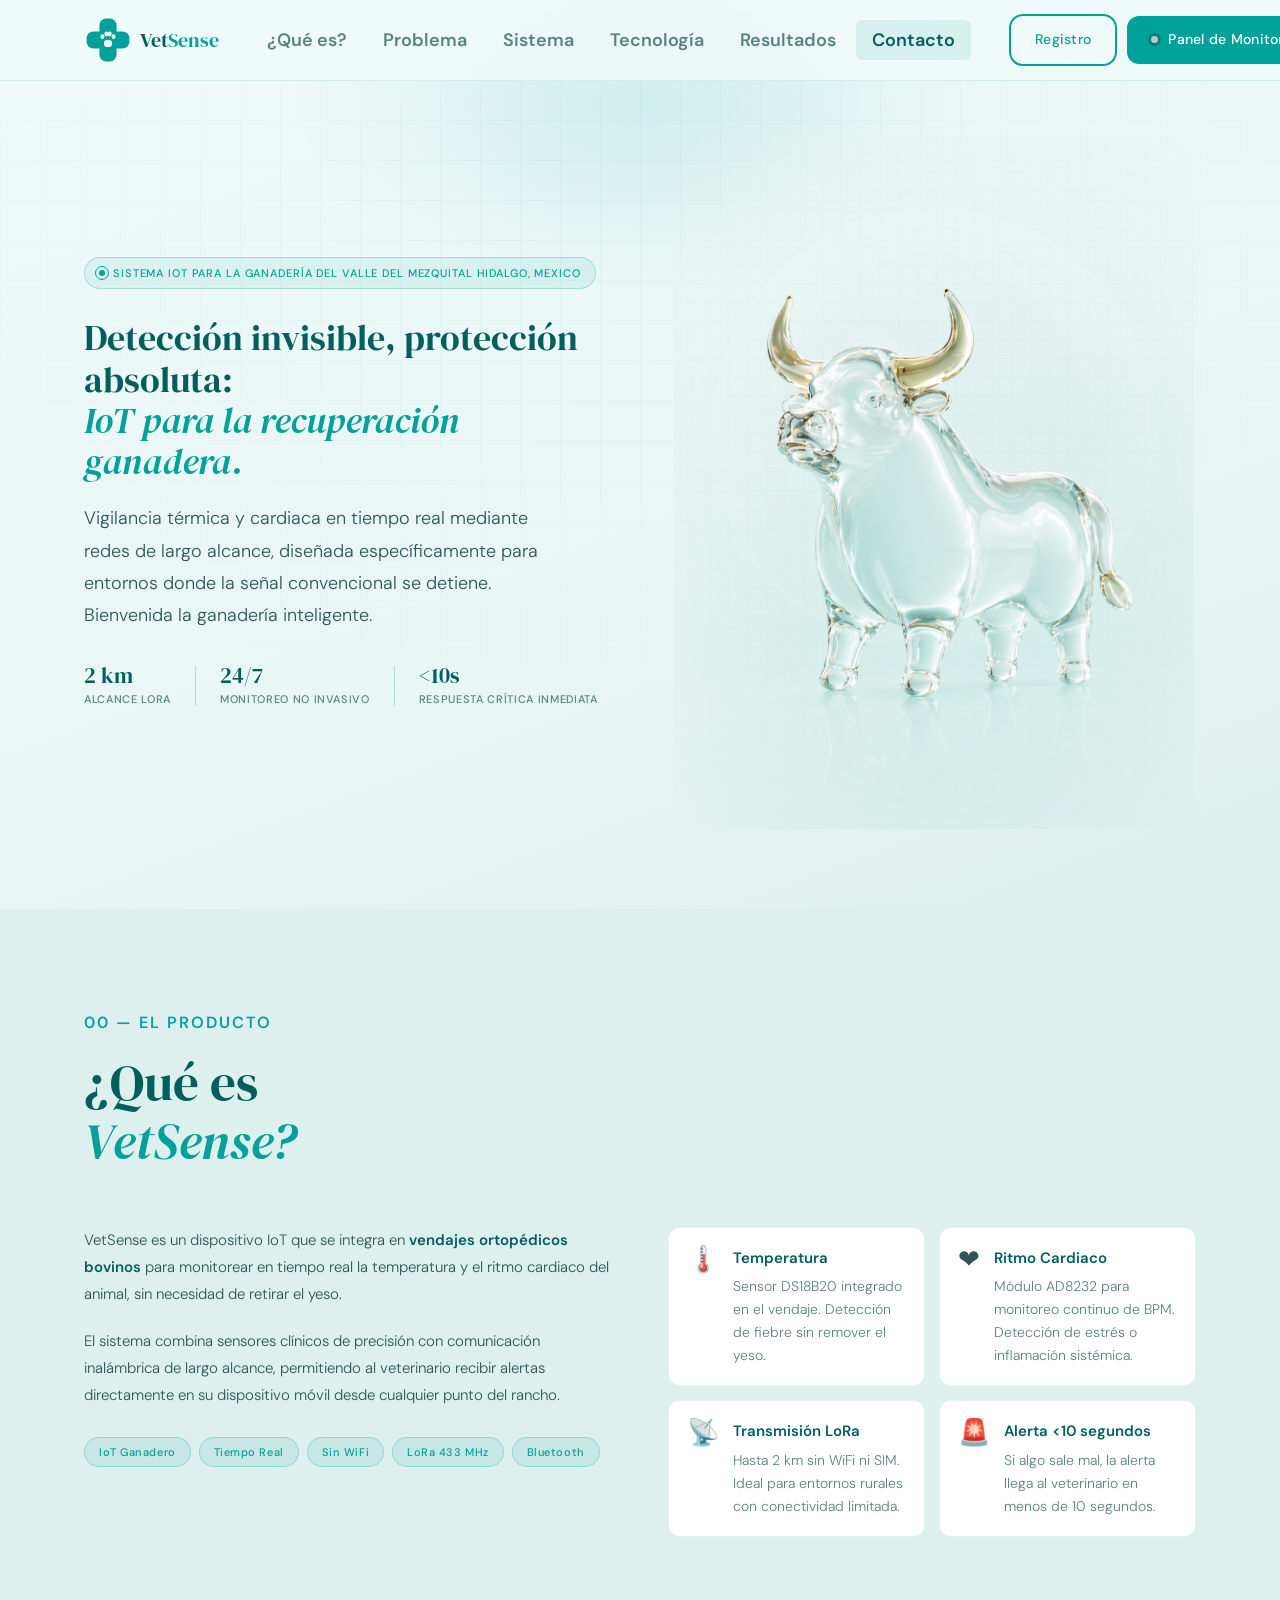
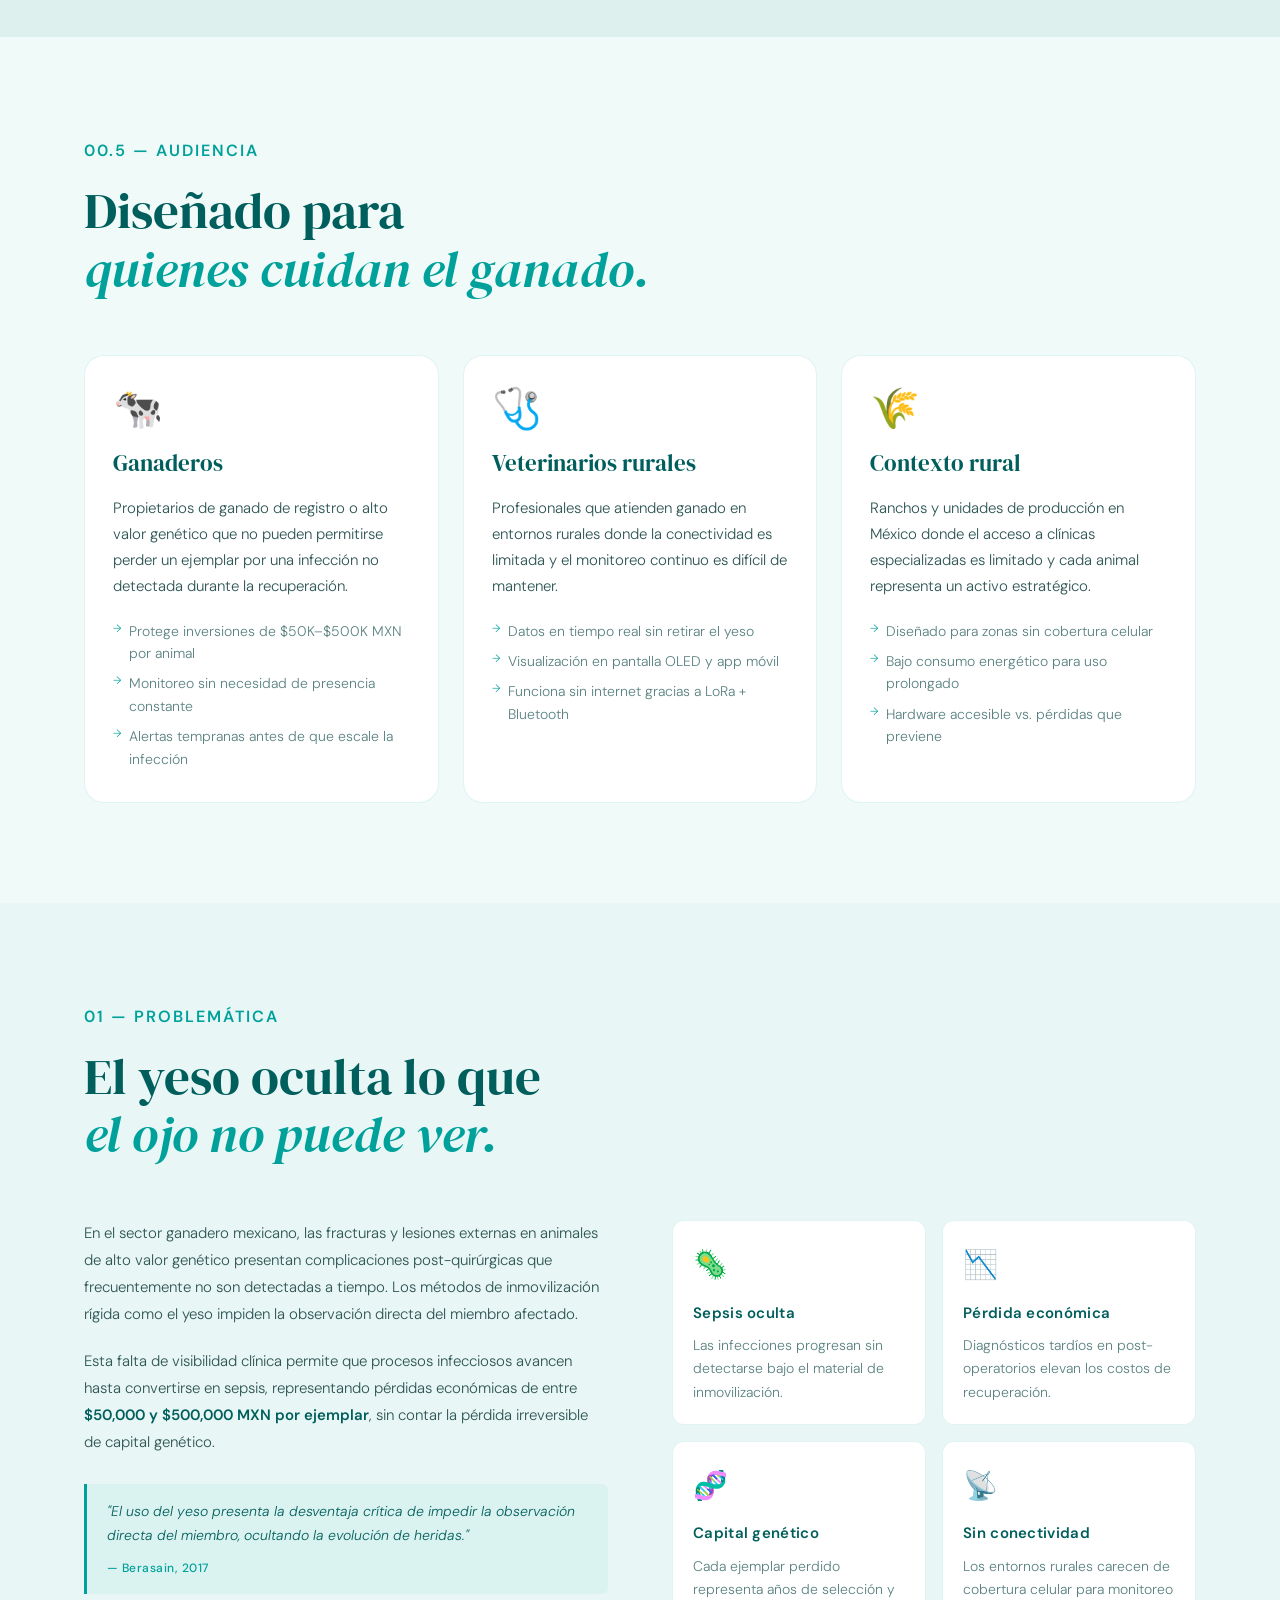
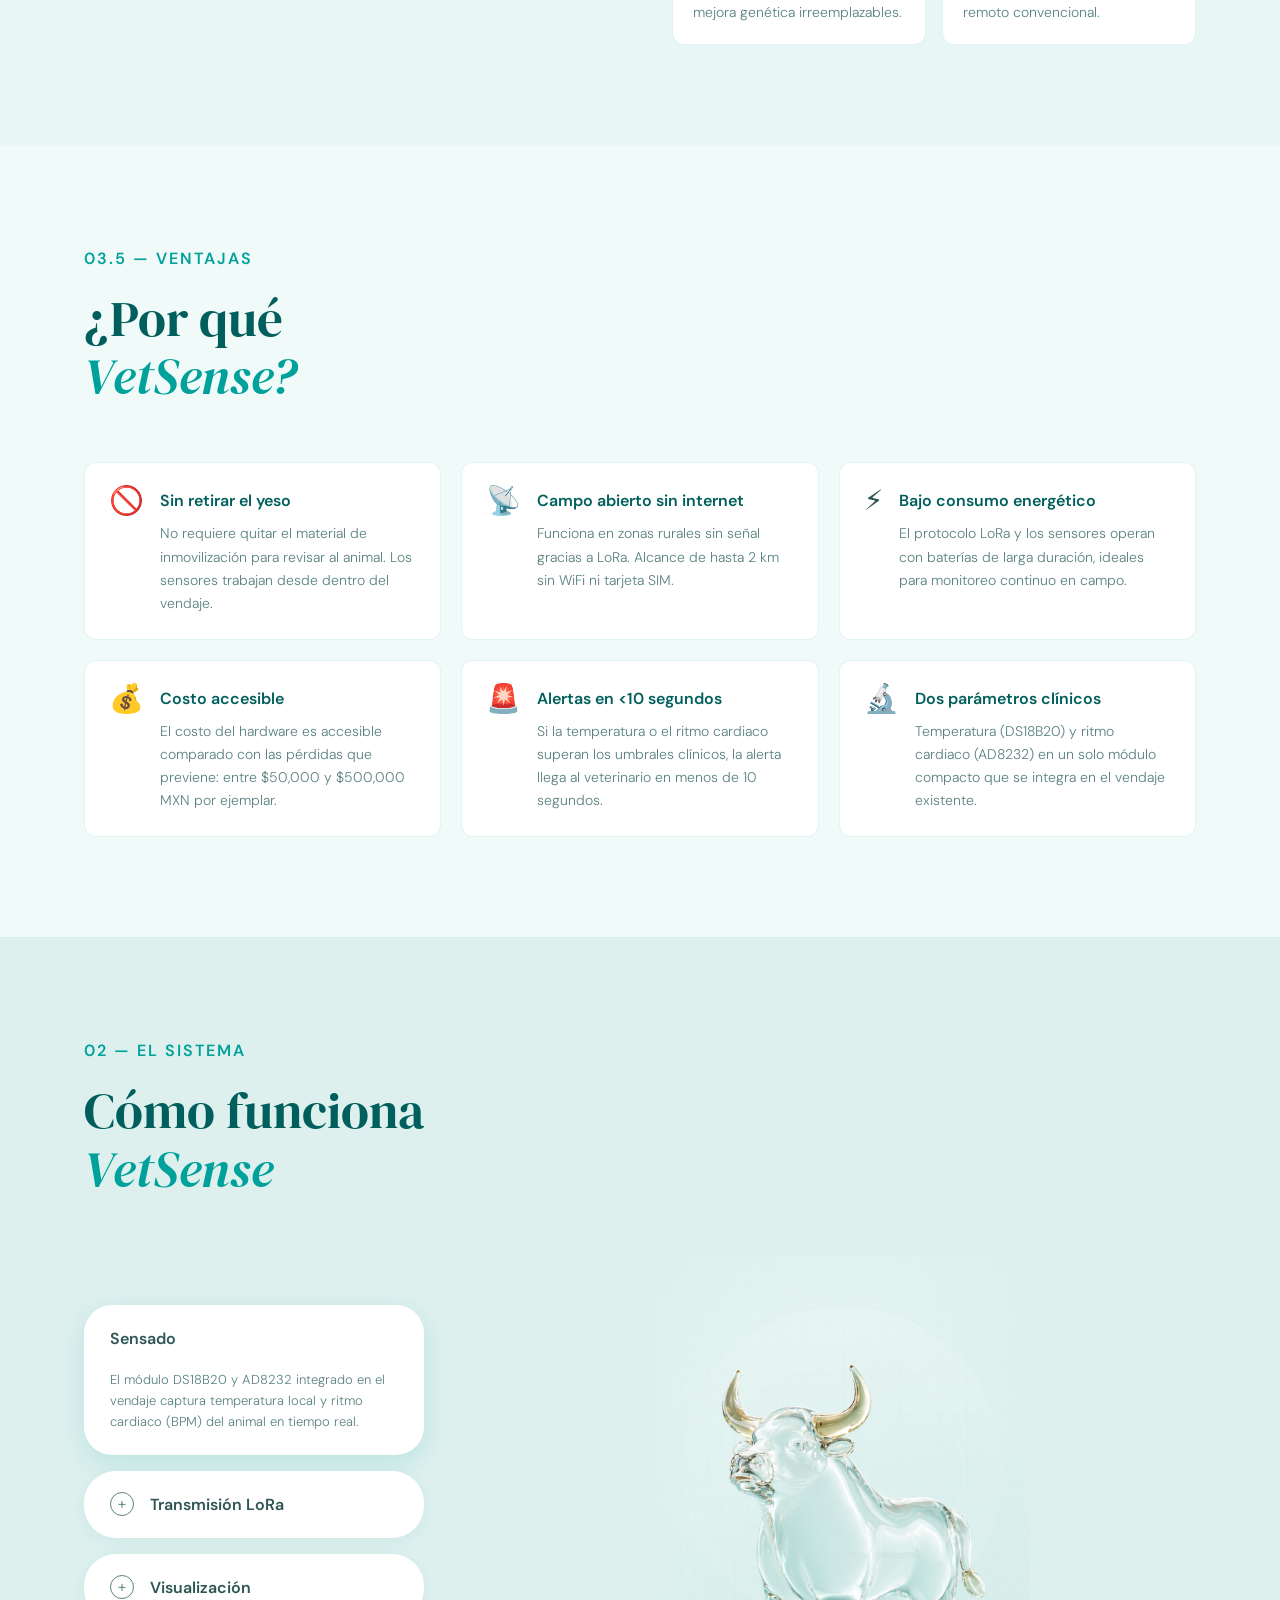
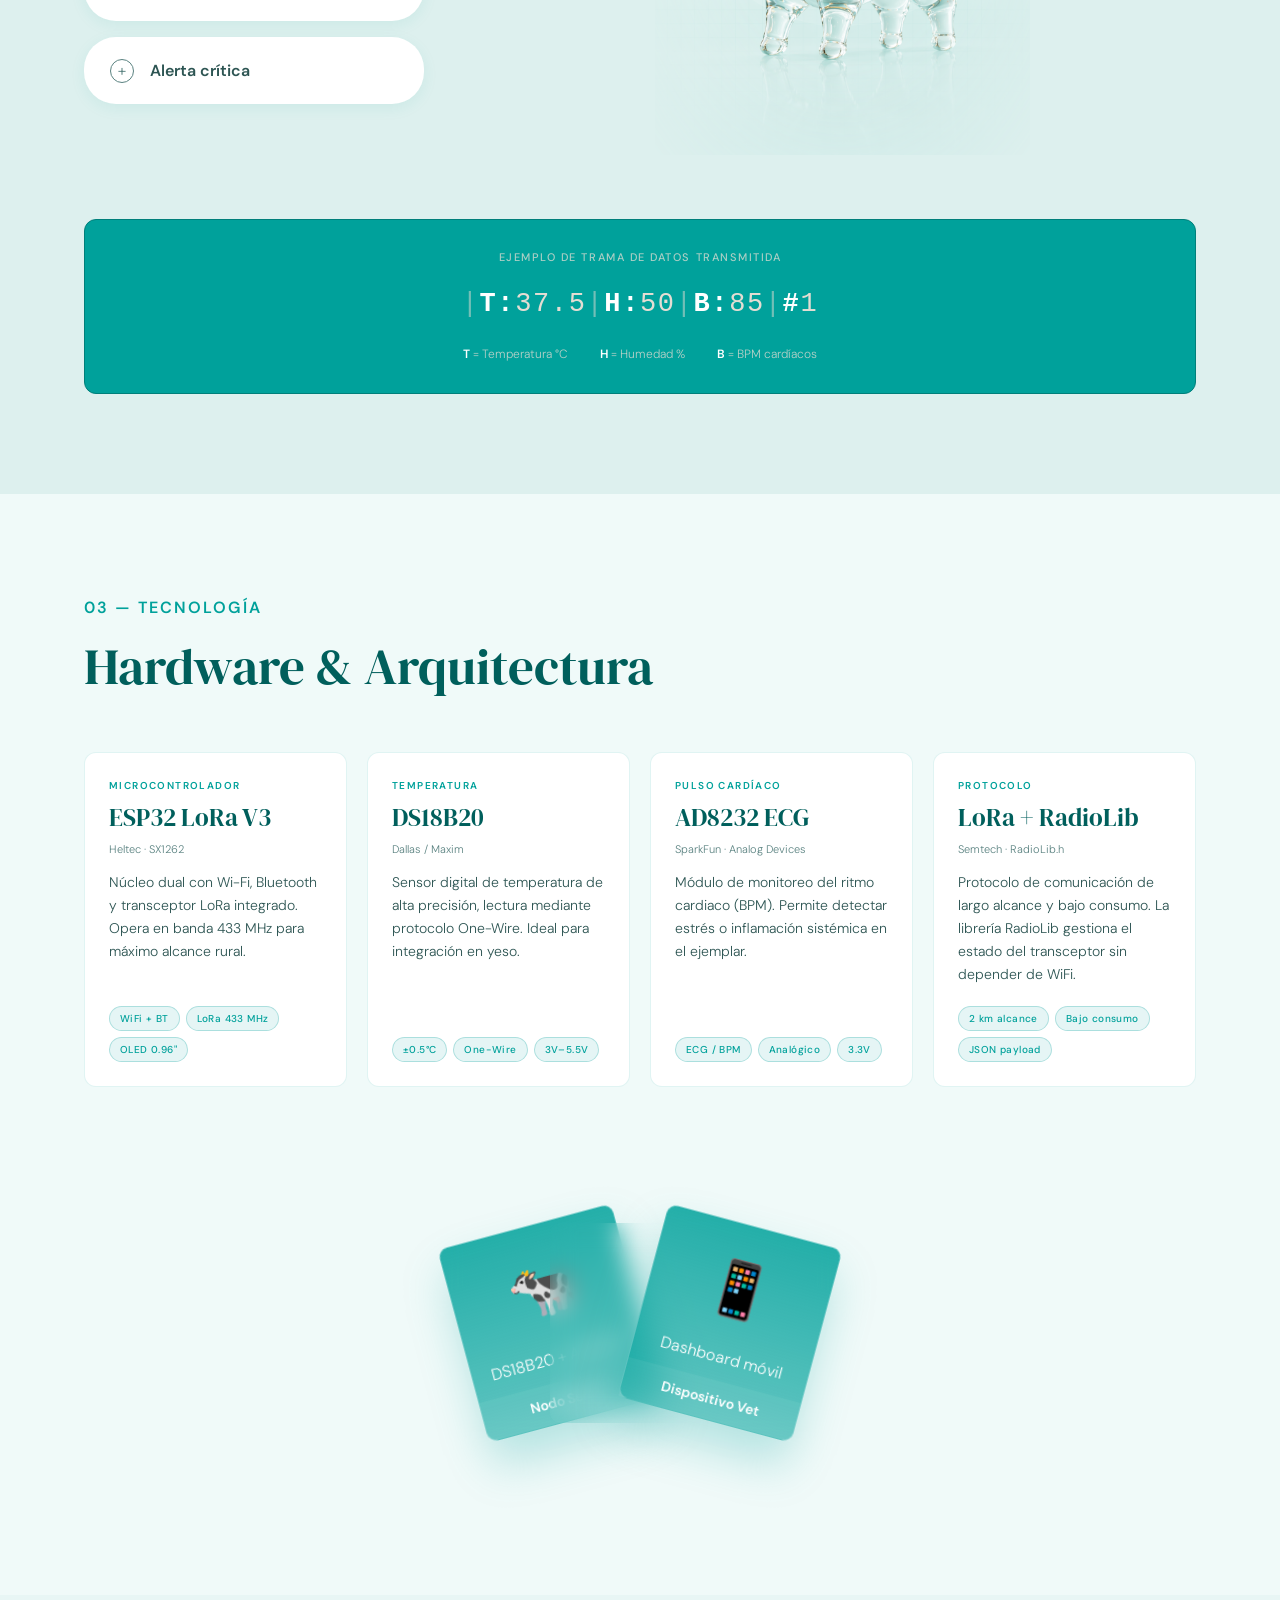
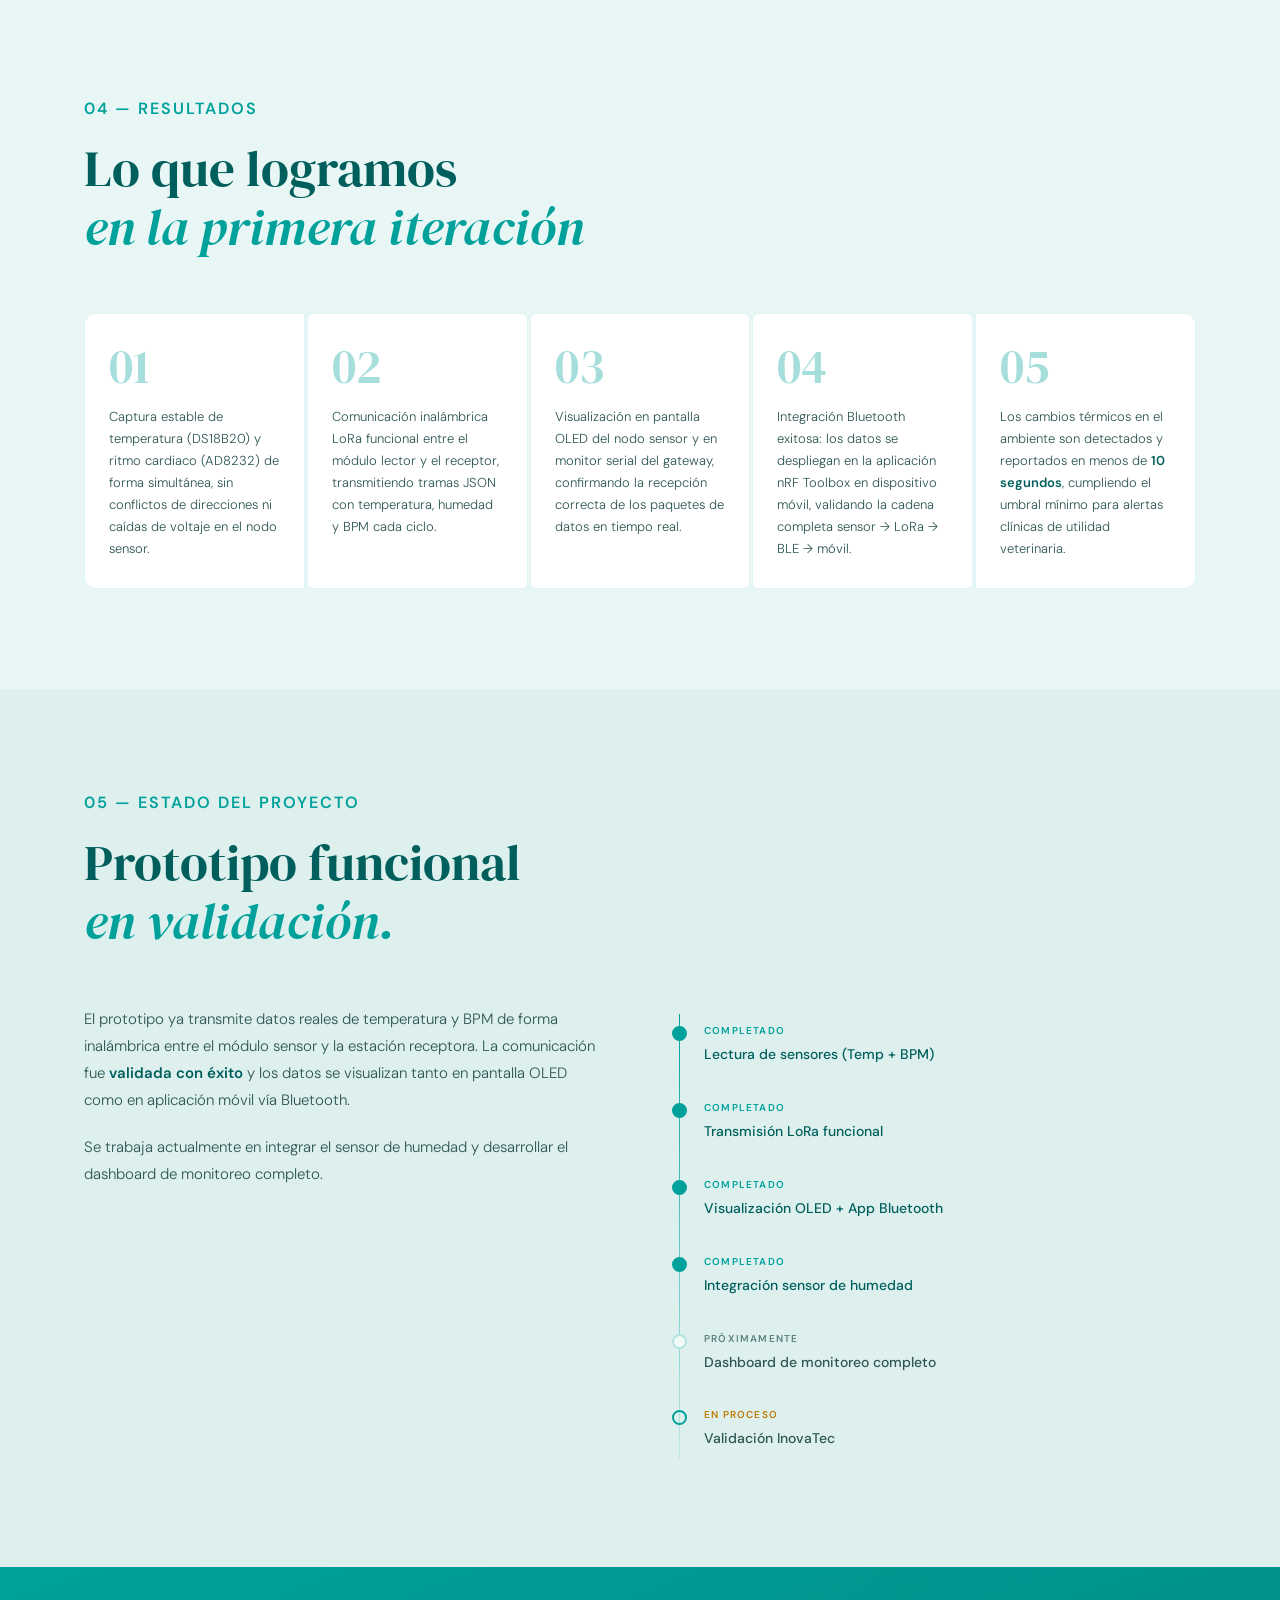
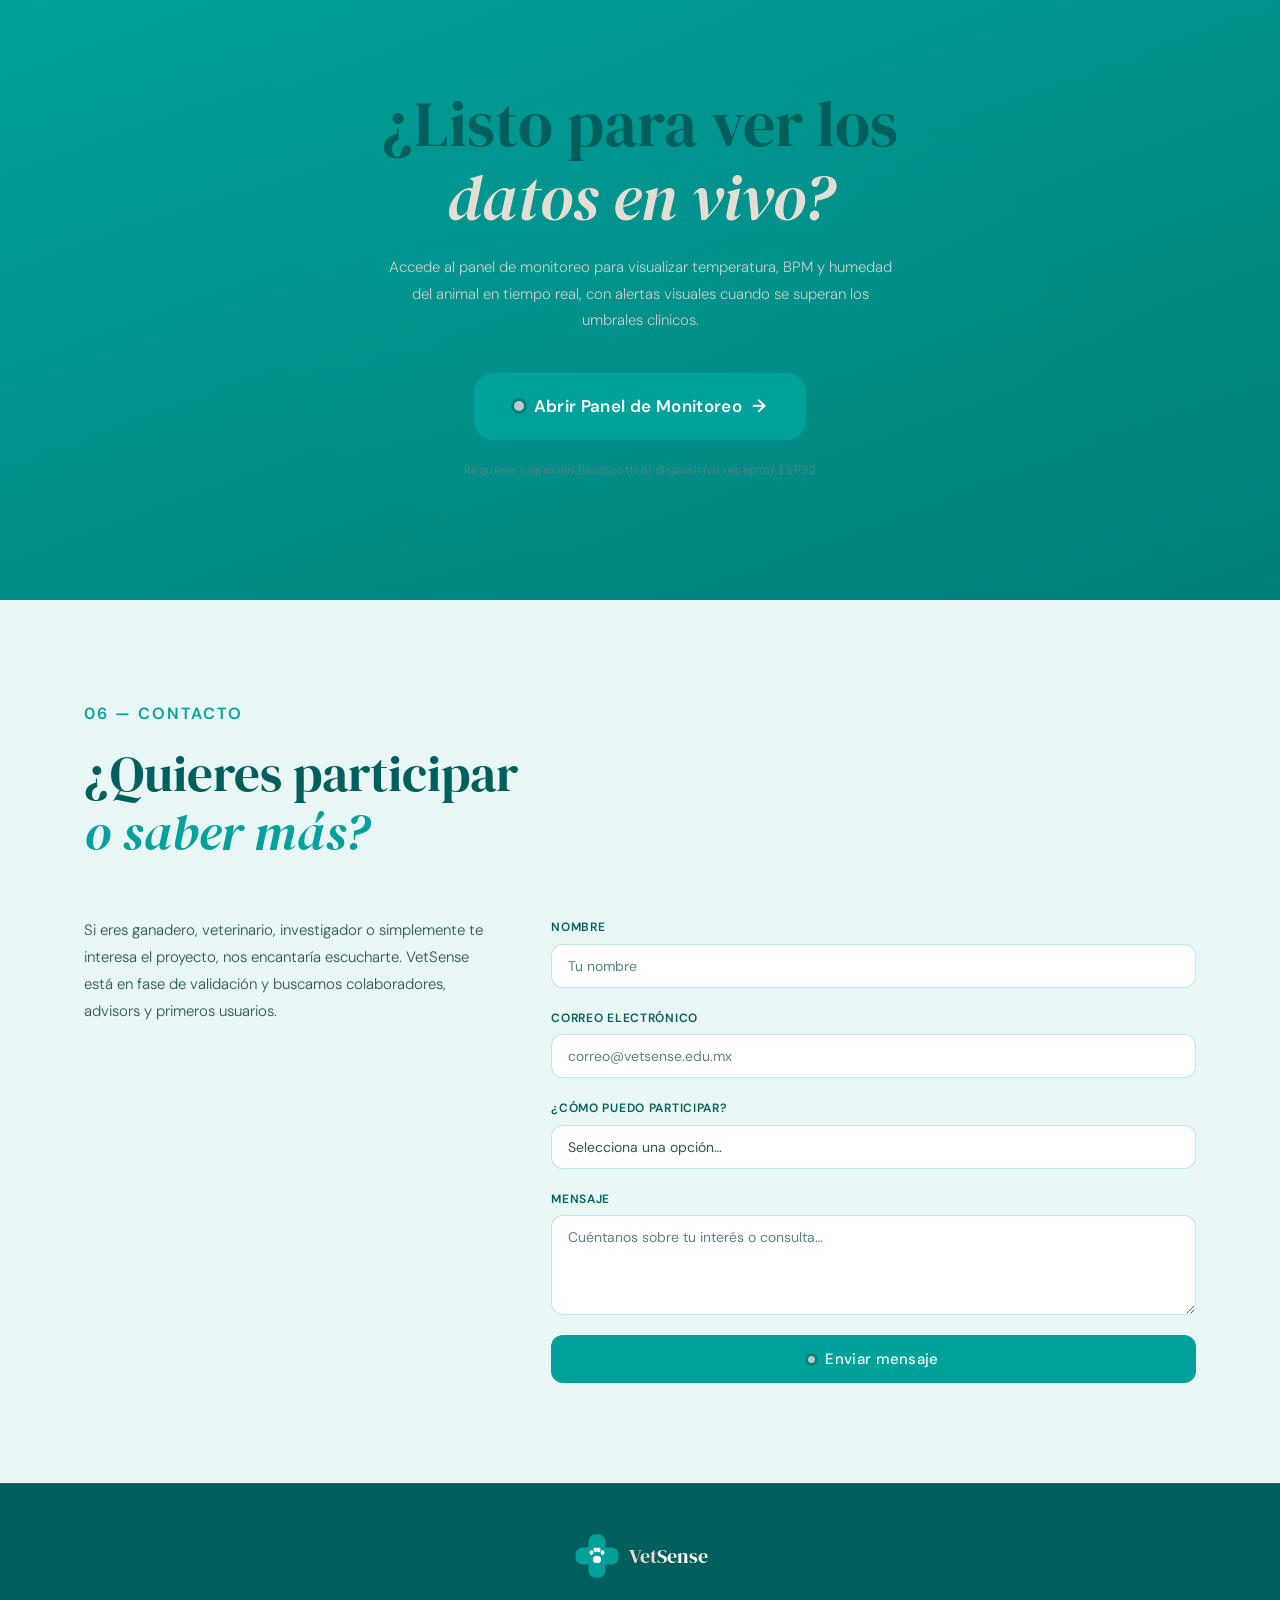
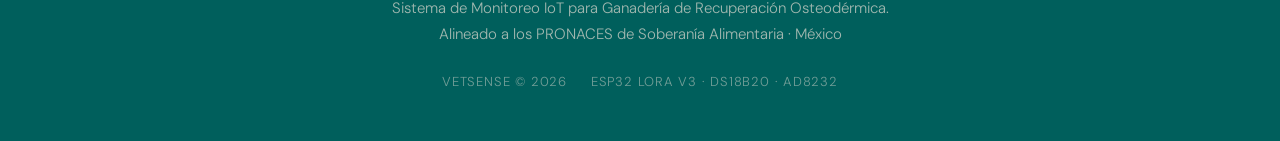
<file: index.html>
<!DOCTYPE html>
<html lang="es">

<head>
    <meta charset="UTF-8" />
    <meta name="viewport" content="width=device-width, initial-scale=1.0, maximum-scale=1.0, user-scalable=no" />
    <meta name="description"
        content="VetSense — Sistema de Monitoreo IoT para Ganadería de Recuperación Osteodérmica. Detección temprana de complicaciones post-quirúrgicas en ganado de alto valor genético." />
    <title>VetSense — Monitoreo IoT Veterinario</title>
    <link rel="stylesheet" href="./styles.css?v=5.0" />
    <link rel="preconnect" href="https://fonts.googleapis.com" />
    <link rel="preconnect" href="https://fonts.gstatic.com" crossorigin />
    <link
        href="https://fonts.googleapis.com/css2?family=DM+Serif+Display:ital@0;1&family=DM+Sans:ital,opsz,wght@0,9..40,300;0,9..40,400;0,9..40,500;0,9..40,600;1,9..40,300&display=swap"
        rel="stylesheet" />
</head>

<body>
    <!-- ══════════════════════════════════════════════ NAV ══════════════════════════════════════════════ -->
    <header class="site-header" role="banner">
        <nav class="nav container" aria-label="Navegación principal">
            <a href="./index.html" class="nav__logo" aria-label="VetSense inicio">
                <svg class="nav__logo-svg" viewBox="0 0 56 56" fill="none" xmlns="http://www.w3.org/2000/svg"
                    aria-hidden="true">
                    <!-- Cruz médica sólida -->
                    <rect x="18" y="3" width="20" height="50" rx="8" fill="#00a19b" />
                    <rect x="3" y="18" width="50" height="20" rx="8" fill="#00a19b" />
                    <!-- Huella de pata blanca -->
                    <ellipse cx="28" cy="32" rx="4.8" ry="4.2" fill="white" />
                    <ellipse cx="21.5" cy="24" rx="2.2" ry="2.8" fill="white" />
                    <ellipse cx="26" cy="21" rx="2.2" ry="2.8" fill="white" />
                    <ellipse cx="30" cy="21" rx="2.2" ry="2.8" fill="white" />
                    <ellipse cx="34.5" cy="24" rx="2.2" ry="2.8" fill="white" />
                </svg>
                <span class="nav__logo-text">Vet<em>Sense</em></span>
            </a>
            <ul class="nav__links" role="list">
                <li><a href="#que-es" class="nav__link">¿Qué es?</a></li>
                <li><a href="#problema" class="nav__link">Problema</a></li>
                <li><a href="#sistema" class="nav__link">Sistema</a></li>
                <li><a href="#tecnologia" class="nav__link">Tecnología</a></li>
                <li><a href="#resultados" class="nav__link">Resultados</a></li>
                <li><a href="#contacto" class="nav__link">Contacto</a></li>
            </ul>
            <div class="nav__ctas">
                <a href="./Registro.html" class="btn btn--ghost btn-secundario" aria-label="Crear cuenta">Registro</a>
                <a href="./Login.html" class="btn btn--primary btn-principal" aria-label="Iniciar sesión para acceder al monitoreo">
                    <span class="btn__dot" aria-hidden="true"></span>
                    Panel de Monitoreo
                </a>
            </div>
            <!-- Hamburguesa (sólo visible en móvil) -->
            <button class="nav__toggle" id="navToggle" aria-expanded="false" aria-controls="nav-mobile"
                aria-label="Abrir menú">
                <span aria-hidden="true"></span>
                <span aria-hidden="true"></span>
                <span aria-hidden="true"></span>
            </button>
        </nav>
    </header>

    <!-- Menú móvil desplegable -->
    <div class="nav__mobile" id="nav-mobile" hidden>
        <a href="#que-es" class="nav__link">¿Qué es?</a>
        <a href="#problema" class="nav__link">Problema</a>
        <a href="#sistema" class="nav__link">Sistema</a>
        <a href="#tecnologia" class="nav__link">Tecnología</a>
        <a href="#resultados" class="nav__link">Resultados</a>
        <a href="#contacto" class="nav__link">Contacto</a>
        <a href="./Registro.html" class="btn btn--ghost btn-secundario">Registro</a>
        <a href="./Login.html" class="btn btn--primary btn-principal">
            <span class="btn__dot" aria-hidden="true"></span> Panel de Monitoreo
        </a>
    </div>

    <main>

        <!-- ══════════════════════════════════════════════
         HERO
    ══════════════════════════════════════════════ -->
        <section class="hero" aria-labelledby="hero-heading">
            <div class="hero__bg-grid" aria-hidden="true"></div>
            <div class="hero__glow" aria-hidden="true"></div>

            <div class="container hero__inner">
                <div class="hero__content">
                    <div class="hero__badge" role="note">
                        <span class="badge__pulse" aria-hidden="true"></span>
                        Sistema IoT para la Ganadería del valle del Mezquital Hidalgo, Mexico
                    </div>

                    <h1 class="hero__heading" id="hero-heading">
                        Detección invisible, protección absoluta:<br />
                        <em> IoT para la recuperación ganadera.</em>
                    </h1>

                    <p class="hero__sub">
                        Vigilancia térmica y cardiaca en tiempo real mediante redes de largo alcance, diseñada
                        específicamente para entornos donde la señal convencional se detiene. Bienvenida la ganadería
                        inteligente.
                    </p>


                    <div class="hero__stats" role="list" aria-label="Estadísticas clave">
                        <div class="stat" role="listitem">
                            <span class="stat__value">2 km</span>
                            <span class="stat__label">Alcance LoRa</span>
                        </div>
                        <div class="stat__divider" aria-hidden="true"></div>
                        <div class="stat" role="listitem">
                            <span class="stat__value">24/7</span>
                            <span class="stat__label">Monitoreo No Invasivo</span>
                        </div>
                        <div class="stat__divider" aria-hidden="true"></div>
                        <div class="stat" role="listitem">
                            <span class="stat__value">&lt;10s</span>
                            <span class="stat__label">Respuesta Crítica Inmediata</span>
                        </div>
                    </div>
                </div>

                <div class="hero__image-col" aria-hidden="true">
                    <div class="hero__image-wrap">
                        <img src="./assets/toro.png" alt="Dispositivo VetSense IoT integrado en vendaje bovino"
                            class="hero__img" loading="eager" />
                    </div>
                </div>


        </section>

        <!-- ══════════════════════════════════════════════
         ¿QUÉ ES?
     ══════════════════════════════════════════════ -->
        <section class="section section--alt" id="que-es" aria-labelledby="que-es-heading">
            <div class="container">
                <div class="section__label" aria-hidden="true">00 — El Producto</div>
                <h2 class="section__heading" id="que-es-heading">
                    ¿Qué es<br /><em>VetSense?</em>
                </h2>
                <div class="whatis-grid">
                    <div class="whatis__text">
                        <p>
                            VetSense es un dispositivo IoT que se integra en <strong>vendajes ortopédicos
                                bovinos</strong>
                            para monitorear en tiempo real la temperatura y el ritmo cardiaco del animal,
                            sin necesidad de retirar el yeso.
                        </p>
                        <p>
                            El sistema combina sensores clínicos de precisión con comunicación
                            inalámbrica de largo alcance, permitiendo al veterinario recibir
                            alertas directamente en su dispositivo móvil desde cualquier punto del rancho.
                        </p>
                        <div class="whatis__tags" aria-label="Tecnologías clave">
                            <span class="tag">IoT Ganadero</span>
                            <span class="tag">Tiempo Real</span>
                            <span class="tag">Sin WiFi</span>
                            <span class="tag">LoRa 433 MHz</span>
                            <span class="tag">Bluetooth</span>
                        </div>
                    </div>
                    <div class="whatis__cards" role="list" aria-label="Características principales">
                        <div class="whatis-card" role="listitem">
                            <div class="whatis-card__icon" aria-hidden="true">🌡️</div>
                            <div>
                                <h3 class="whatis-card__title">Temperatura</h3>
                                <p class="whatis-card__desc">Sensor DS18B20 integrado en el vendaje. Detección de fiebre
                                    sin remover el yeso.</p>
                            </div>
                        </div>
                        <div class="whatis-card" role="listitem">
                            <div class="whatis-card__icon" aria-hidden="true">❤️</div>
                            <div>
                                <h3 class="whatis-card__title">Ritmo Cardiaco</h3>
                                <p class="whatis-card__desc">Módulo AD8232 para monitoreo continuo de BPM. Detección de
                                    estrés o inflamación sistémica.</p>
                            </div>
                        </div>
                        <div class="whatis-card" role="listitem">
                            <div class="whatis-card__icon" aria-hidden="true">📡</div>
                            <div>
                                <h3 class="whatis-card__title">Transmisión LoRa</h3>
                                <p class="whatis-card__desc">Hasta 2 km sin WiFi ni SIM. Ideal para entornos rurales con
                                    conectividad limitada.</p>
                            </div>
                        </div>
                        <div class="whatis-card" role="listitem">
                            <div class="whatis-card__icon" aria-hidden="true">🚨</div>
                            <div>
                                <h3 class="whatis-card__title">Alerta &lt;10 segundos</h3>
                                <p class="whatis-card__desc">Si algo sale mal, la alerta llega al veterinario en menos
                                    de 10 segundos.</p>
                            </div>
                        </div>
                    </div>
                </div>
            </div>
        </section>

        <!-- ══════════════════════════════════════════════
         PARA QUIÉN ES
     ══════════════════════════════════════════════ -->
        <section class="section" id="para-quien" aria-labelledby="para-quien-heading">
            <div class="container">
                <div class="section__label" aria-hidden="true">00.5 — Audiencia</div>
                <h2 class="section__heading" id="para-quien-heading">
                    Diseñado para<br /><em>quienes cuidan el ganado.</em>
                </h2>
                <div class="audience-grid">
                    <div class="audience-card" role="article" aria-labelledby="aud-ganadero">
                        <div class="audience-card__emoji" aria-hidden="true">🐄</div>
                        <h3 class="audience-card__title" id="aud-ganadero">Ganaderos</h3>
                        <p class="audience-card__desc">
                            Propietarios de ganado de registro o alto valor genético que no pueden permitirse
                            perder un ejemplar por una infección no detectada durante la recuperación.
                        </p>
                        <ul class="audience-card__list" aria-label="Beneficios para ganaderos">
                            <li>Protege inversiones de $50K–$500K MXN por animal</li>
                            <li>Monitoreo sin necesidad de presencia constante</li>
                            <li>Alertas tempranas antes de que escale la infección</li>
                        </ul>
                    </div>
                    <div class="audience-card" role="article" aria-labelledby="aud-vet">
                        <div class="audience-card__emoji" aria-hidden="true">🩺</div>
                        <h3 class="audience-card__title" id="aud-vet">Veterinarios rurales</h3>
                        <p class="audience-card__desc">
                            Profesionales que atienden ganado en entornos rurales donde la conectividad
                            es limitada y el monitoreo continuo es difícil de mantener.
                        </p>
                        <ul class="audience-card__list" aria-label="Beneficios para veterinarios">
                            <li>Datos en tiempo real sin retirar el yeso</li>
                            <li>Visualización en pantalla OLED y app móvil</li>
                            <li>Funciona sin internet gracias a LoRa + Bluetooth</li>
                        </ul>
                    </div>
                    <div class="audience-card" role="article" aria-labelledby="aud-contexto">
                        <div class="audience-card__emoji" aria-hidden="true">🌾</div>
                        <h3 class="audience-card__title" id="aud-contexto">Contexto rural</h3>
                        <p class="audience-card__desc">
                            Ranchos y unidades de producción en México donde el acceso a clínicas especializadas
                            es limitado y cada animal representa un activo estratégico.
                        </p>
                        <ul class="audience-card__list" aria-label="Contexto de uso">
                            <li>Diseñado para zonas sin cobertura celular</li>
                            <li>Bajo consumo energético para uso prolongado</li>
                            <li>Hardware accesible vs. pérdidas que previene</li>
                        </ul>
                    </div>
                </div>
            </div>
        </section>

        <!-- ══════════════════════════════════════════════
         PROBLEMA
    ══════════════════════════════════════════════ -->
        <section class="section section--dark" id="problema" aria-labelledby="problema-heading">
            <div class="container">
                <div class="section__label" aria-hidden="true">01 — Problemática</div>
                <h2 class="section__heading" id="problema-heading">
                    El yeso oculta lo que<br /><em>el ojo no puede ver.</em>
                </h2>
                <div class="problem-grid">
                    <div class="problem__text">
                        <p>
                            En el sector ganadero mexicano, las fracturas y lesiones externas en animales de
                            alto valor genético presentan complicaciones post-quirúrgicas que frecuentemente
                            no son detectadas a tiempo. Los métodos de inmovilización rígida como el yeso
                            impiden la observación directa del miembro afectado.
                        </p>
                        <p>
                            Esta falta de visibilidad clínica permite que procesos infecciosos avancen hasta
                            convertirse en sepsis, representando pérdidas económicas de entre
                            <strong>$50,000 y $500,000 MXN por ejemplar</strong>, sin contar la pérdida
                            irreversible de capital genético.
                        </p>
                        <blockquote class="pull-quote">
                            "El uso del yeso presenta la desventaja crítica de impedir la observación
                            directa del miembro, ocultando la evolución de heridas."
                            <cite>— Berasain, 2017</cite>
                        </blockquote>
                    </div>
                    <div class="problem__cards" role="list" aria-label="Consecuencias del problema">
                        <div class="problem-card" role="listitem">
                            <div class="problem-card__icon" aria-hidden="true">🦠</div>
                            <h3 class="problem-card__title">Sepsis oculta</h3>
                            <p class="problem-card__desc">Las infecciones progresan sin detectarse bajo el material de
                                inmovilización.</p>
                        </div>
                        <div class="problem-card" role="listitem">
                            <div class="problem-card__icon" aria-hidden="true">📉</div>
                            <h3 class="problem-card__title">Pérdida económica</h3>
                            <p class="problem-card__desc">Diagnósticos tardíos en post-operatorios elevan los costos de
                                recuperación.</p>
                        </div>
                        <div class="problem-card" role="listitem">
                            <div class="problem-card__icon" aria-hidden="true">🧬</div>
                            <h3 class="problem-card__title">Capital genético</h3>
                            <p class="problem-card__desc">Cada ejemplar perdido representa años de selección y mejora
                                genética irreemplazables.</p>
                        </div>
                        <div class="problem-card" role="listitem">
                            <div class="problem-card__icon" aria-hidden="true">📡</div>
                            <h3 class="problem-card__title">Sin conectividad</h3>
                            <p class="problem-card__desc">Los entornos rurales carecen de cobertura celular para
                                monitoreo remoto convencional.</p>
                        </div>
                    </div>
                </div>
            </div>
        </section>

        <!-- ══════════════════════════════════════════════
         ¿QUÉ LO HACE DIFERENTE?
     ══════════════════════════════════════════════ -->
        <section class="section" id="diferenciadores" aria-labelledby="diferenciadores-heading">
            <div class="container">
                <div class="section__label" aria-hidden="true">03.5 — Ventajas</div>
                <h2 class="section__heading" id="diferenciadores-heading">
                    ¿Por qué<br /><em>VetSense?</em>
                </h2>
                <div class="diff-grid" role="list" aria-label="Diferenciadores clave">
                    <div class="diff-item" role="listitem">
                        <div class="diff-item__icon" aria-hidden="true">🚫</div>
                        <div class="diff-item__content">
                            <h3 class="diff-item__title">Sin retirar el yeso</h3>
                            <p class="diff-item__desc">No requiere quitar el material de inmovilización para revisar al
                                animal. Los sensores trabajan desde dentro del vendaje.</p>
                        </div>
                    </div>
                    <div class="diff-item" role="listitem">
                        <div class="diff-item__icon" aria-hidden="true">📡</div>
                        <div class="diff-item__content">
                            <h3 class="diff-item__title">Campo abierto sin internet</h3>
                            <p class="diff-item__desc">Funciona en zonas rurales sin señal gracias a LoRa. Alcance de
                                hasta 2 km sin WiFi ni tarjeta SIM.</p>
                        </div>
                    </div>
                    <div class="diff-item" role="listitem">
                        <div class="diff-item__icon" aria-hidden="true">⚡</div>
                        <div class="diff-item__content">
                            <h3 class="diff-item__title">Bajo consumo energético</h3>
                            <p class="diff-item__desc">El protocolo LoRa y los sensores operan con baterías de larga
                                duración, ideales para monitoreo continuo en campo.</p>
                        </div>
                    </div>
                    <div class="diff-item" role="listitem">
                        <div class="diff-item__icon" aria-hidden="true">💰</div>
                        <div class="diff-item__content">
                            <h3 class="diff-item__title">Costo accesible</h3>
                            <p class="diff-item__desc">El costo del hardware es accesible comparado con las pérdidas que
                                previene: entre $50,000 y $500,000 MXN por ejemplar.</p>
                        </div>
                    </div>
                    <div class="diff-item" role="listitem">
                        <div class="diff-item__icon" aria-hidden="true">🚨</div>
                        <div class="diff-item__content">
                            <h3 class="diff-item__title">Alertas en &lt;10 segundos</h3>
                            <p class="diff-item__desc">Si la temperatura o el ritmo cardiaco superan los umbrales
                                clínicos, la alerta llega al veterinario en menos de 10 segundos.</p>
                        </div>
                    </div>
                    <div class="diff-item" role="listitem">
                        <div class="diff-item__icon" aria-hidden="true">🔬</div>
                        <div class="diff-item__content">
                            <h3 class="diff-item__title">Dos parámetros clínicos</h3>
                            <p class="diff-item__desc">Temperatura (DS18B20) y ritmo cardiaco (AD8232) en un solo módulo
                                compacto que se integra en el vendaje existente.</p>
                        </div>
                    </div>
                </div>
            </div>
        </section>

        <!-- ══════════════════════════════════════════════
         SISTEMA — CÓMO FUNCIONA
    ══════════════════════════════════════════════ -->
        <section class="section section--alt" id="sistema" aria-labelledby="sistema-heading">
            <div class="container">
                <div class="section__label" aria-hidden="true">02 — El Sistema</div>
                <h2 class="section__heading" id="sistema-heading">
                    Cómo funciona<br /><em>VetSense</em>
                </h2>

                <div class="apple-layout">
                    <div class="apple-layout__sidebar" role="tablist">
                        <div class="apple-item active" data-image="./assets/toro.png" role="tab" aria-selected="true"
                            tabindex="0">
                            <div class="apple-item__header">
                                <span class="apple-item__icon">+</span>
                                <h3 class="apple-item__title">Sensado</h3>
                            </div>
                            <div class="apple-item__content">
                                <p>El módulo DS18B20 y AD8232 integrado en el vendaje captura temperatura
                                    local y ritmo cardiaco (BPM) del animal en tiempo real.</p>
                            </div>
                        </div>
                        <div class="apple-item" data-image="./assets/obeja.png" role="tab" aria-selected="false"
                            tabindex="0">
                            <div class="apple-item__header">
                                <span class="apple-item__icon">+</span>
                                <h3 class="apple-item__title">Transmisión LoRa</h3>
                            </div>
                            <div class="apple-item__content">
                                <p>Los datos se empaquetan en JSON y se transmiten via LoRa 433 MHz al
                                    gateway central. Sin WiFi, sin SIM. Hasta 2 km de alcance.</p>
                            </div>
                        </div>
                        <div class="apple-item" data-image="./assets/perrosmall.png" role="tab" aria-selected="false"
                            tabindex="0">
                            <div class="apple-item__header">
                                <span class="apple-item__icon">+</span>
                                <h3 class="apple-item__title">Visualización</h3>
                            </div>
                            <div class="apple-item__content">
                                <p>El veterinario recibe alertas en tiempo real en su dispositivo móvil vía
                                    Bluetooth desde el gateway receptor ESP32.</p>
                            </div>
                        </div>
                        <div class="apple-item" data-image="./assets/perrogrande.png" role="tab" aria-selected="false"
                            tabindex="0">
                            <div class="apple-item__header">
                                <span class="apple-item__icon">+</span>
                                <h3 class="apple-item__title">Alerta crítica</h3>
                            </div>
                            <div class="apple-item__content">
                                <p>Si la temperatura o BPM superan los umbrales clínicos, se genera una
                                    alerta visual inmediata. Tiempo de respuesta &lt; 10 segundos.</p>
                            </div>
                        </div>
                    </div>
                    <div class="apple-layout__visual">
                        <img id="apple-image" src="./assets/toro.png" alt="Visualización del sistema" loading="lazy" />
                    </div>
                </div>

                <!-- Data packet visual -->
                <div class="packet-demo" aria-label="Ejemplo de paquete de datos transmitido" role="figure">
                    <div class="packet-demo__label">Ejemplo de trama de datos transmitida</div>
                    <div class="packet-demo__code">
                        <span class="packet__pipe">|</span><span class="packet__key">T:</span><span
                            class="packet__val">37.5</span><span class="packet__pipe">|</span><span
                            class="packet__key">H:</span><span class="packet__val">50</span><span
                            class="packet__pipe">|</span><span class="packet__key">B:</span><span
                            class="packet__val">85</span><span class="packet__pipe">|</span><span
                            class="packet__key">#</span><span class="packet__val">1</span>
                    </div>
                    <div class="packet-demo__legend">
                        <span><strong>T</strong> = Temperatura °C</span>
                        <span><strong>H</strong> = Humedad %</span>
                        <span><strong>B</strong> = BPM cardíacos</span>
                    </div>
                </div>
            </div>
        </section>

        <!-- ══════════════════════════════════════════════
         TECNOLOGÍA
    ══════════════════════════════════════════════ -->
        <section class="section" id="tecnologia" aria-labelledby="tech-heading">
            <div class="container">
                <div class="section__label" aria-hidden="true">03 — Tecnología</div>
                <h2 class="section__heading" id="tech-heading">
                    Hardware &amp; Arquitectura
                </h2>

                <div class="tech-grid">
                    <div class="tech-card" role="article" aria-labelledby="tech-esp32">
                        <div class="tech-card__tag">Microcontrolador</div>
                        <h3 class="tech-card__name" id="tech-esp32">ESP32 LoRa V3</h3>
                        <p class="tech-card__maker">Heltec · SX1262</p>
                        <p class="tech-card__desc">Núcleo dual con Wi-Fi, Bluetooth y transceptor LoRa integrado. Opera
                            en banda 433 MHz para máximo alcance rural.</p>
                        <div class="tech-card__specs">
                            <span>WiFi + BT</span>
                            <span>LoRa 433 MHz</span>
                            <span>OLED 0.96"</span>
                        </div>
                    </div>

                    <div class="tech-card" role="article" aria-labelledby="tech-ds18b20">
                        <div class="tech-card__tag">Temperatura</div>
                        <h3 class="tech-card__name" id="tech-ds18b20">DS18B20</h3>
                        <p class="tech-card__maker">Dallas / Maxim</p>
                        <p class="tech-card__desc">Sensor digital de temperatura de alta precisión, lectura mediante
                            protocolo One-Wire. Ideal para integración en yeso.</p>
                        <div class="tech-card__specs">
                            <span>±0.5°C</span>
                            <span>One-Wire</span>
                            <span>3V–5.5V</span>
                        </div>
                    </div>

                    <div class="tech-card" role="article" aria-labelledby="tech-ad8232">
                        <div class="tech-card__tag">Pulso Cardíaco</div>
                        <h3 class="tech-card__name" id="tech-ad8232">AD8232 ECG</h3>
                        <p class="tech-card__maker">SparkFun · Analog Devices</p>
                        <p class="tech-card__desc">Módulo de monitoreo del ritmo cardiaco (BPM). Permite detectar estrés
                            o inflamación sistémica en el ejemplar.</p>
                        <div class="tech-card__specs">
                            <span>ECG / BPM</span>
                            <span>Analógico</span>
                            <span>3.3V</span>
                        </div>
                    </div>

                    <div class="tech-card" role="article" aria-labelledby="tech-lora">
                        <div class="tech-card__tag">Protocolo</div>
                        <h3 class="tech-card__name" id="tech-lora">LoRa + RadioLib</h3>
                        <p class="tech-card__maker">Semtech · RadioLib.h</p>
                        <p class="tech-card__desc">Protocolo de comunicación de largo alcance y bajo consumo. La
                            librería RadioLib gestiona el estado del transceptor sin depender de WiFi.</p>
                        <div class="tech-card__specs">
                            <span>2 km alcance</span>
                            <span>Bajo consumo</span>
                            <span>JSON payload</span>
                        </div>
                    </div>
                </div>

                <div class="seccion-arquitectura">
                    <div class="container">
                        <div class="glass" style="--r: -15;" data-text="Nodo Sensor">
                            <span class="emoji">🐄</span>
                            <p>DS18B20 + AD8232</p>
                        </div>
                        <div class="glass" style="--r: 0;" data-text="Gateway Receptor">
                            <span class="emoji">📡</span>
                            <p>ESP32 LoRa V3</p>
                        </div>
                        <div class="glass" style="--r: 15;" data-text="Dispositivo Vet">
                            <span class="emoji">📱</span>
                            <p>Dashboard móvil</p>
                        </div>
                    </div>
                </div>
            </div>
        </section>

        <!-- ══════════════════════════════════════════════
         RESULTADOS
    ══════════════════════════════════════════════ -->
        <section class="section section--dark" id="resultados" aria-labelledby="resultados-heading">
            <div class="container">
                <div class="section__label" aria-hidden="true">04 — Resultados</div>
                <h2 class="section__heading" id="resultados-heading">
                    Lo que logramos<br /><em>en la primera iteración</em>
                </h2>

                <div class="results-grid">
                    <div class="result-item">
                        <div class="result-item__num">01</div>
                        <p>Captura estable de temperatura (DS18B20) y ritmo cardiaco (AD8232) de forma simultánea, sin
                            conflictos de direcciones ni caídas de voltaje en el nodo sensor.</p>
                    </div>
                    <div class="result-item">
                        <div class="result-item__num">02</div>
                        <p>Comunicación inalámbrica LoRa funcional entre el módulo lector y el receptor, transmitiendo
                            tramas JSON con temperatura, humedad y BPM cada ciclo.</p>
                    </div>
                    <div class="result-item">
                        <div class="result-item__num">03</div>
                        <p>Visualización en pantalla OLED del nodo sensor y en monitor serial del gateway, confirmando
                            la recepción correcta de los paquetes de datos en tiempo real.</p>
                    </div>
                    <div class="result-item">
                        <div class="result-item__num">04</div>
                        <p>Integración Bluetooth exitosa: los datos se despliegan en la aplicación nRF Toolbox en
                            dispositivo móvil, validando la cadena completa sensor → LoRa → BLE → móvil.</p>
                    </div>
                    <div class="result-item">
                        <div class="result-item__num">05</div>
                        <p>Los cambios térmicos en el ambiente son detectados y reportados en menos de <strong>10
                                segundos</strong>, cumpliendo el umbral mínimo para alertas clínicas de utilidad
                            veterinaria.</p>
                    </div>
                </div>
            </div>
        </section>

        <!-- ══════════════════════════════════════════════
         ETAPA ACTUAL
     ══════════════════════════════════════════════ -->
        <section class="section section--alt" id="etapa" aria-labelledby="etapa-heading">
            <div class="container">
                <div class="section__label" aria-hidden="true">05 — Estado del Proyecto</div>
                <h2 class="section__heading" id="etapa-heading">
                    Prototipo funcional<br /><em>en validación.</em>
                </h2>
                <div class="stage-layout">
                    <div class="stage__text">
                        <p>
                            El prototipo ya transmite datos reales de temperatura y BPM de forma inalámbrica
                            entre el módulo sensor y la estación receptora. La comunicación fue
                            <strong>validada con éxito</strong> y los datos se visualizan tanto en pantalla
                            OLED como en aplicación móvil vía Bluetooth.
                        </p>
                        <p>
                            Se trabaja actualmente en integrar el sensor de humedad y desarrollar
                            el dashboard de monitoreo completo.
                        </p>
                    </div>
                    <div class="stage__roadmap" role="list" aria-label="Hoja de ruta del proyecto">
                        <div class="roadmap-item roadmap-item--done" role="listitem">
                            <div class="roadmap-item__dot" aria-hidden="true"></div>
                            <div>
                                <div class="roadmap-item__label">Completado</div>
                                <div class="roadmap-item__title">Lectura de sensores (Temp + BPM)</div>
                            </div>
                        </div>
                        <div class="roadmap-item roadmap-item--done" role="listitem">
                            <div class="roadmap-item__dot" aria-hidden="true"></div>
                            <div>
                                <div class="roadmap-item__label">Completado</div>
                                <div class="roadmap-item__title">Transmisión LoRa funcional</div>
                            </div>
                        </div>
                        <div class="roadmap-item roadmap-item--done" role="listitem">
                            <div class="roadmap-item__dot" aria-hidden="true"></div>
                            <div>
                                <div class="roadmap-item__label">Completado</div>
                                <div class="roadmap-item__title">Visualización OLED + App Bluetooth</div>
                            </div>
                        </div>
                        <div class="roadmap-item roadmap-item--done" role="listitem">
                            <div class="roadmap-item__dot" aria-hidden="true"></div>
                            <div>
                                <div class="roadmap-item__label">Completado</div>
                                <div class="roadmap-item__title">Integración sensor de humedad</div>
                            </div>
                        </div>
                        <div class="roadmap-item" role="listitem">
                            <div class="roadmap-item__dot" aria-hidden="true"></div>
                            <div>
                                <div class="roadmap-item__label">Próximamente</div>
                                <div class="roadmap-item__title">Dashboard de monitoreo completo</div>
                            </div>
                        </div>
                        <div class="roadmap-item roadmap-item--wip" role="listitem">
                            <div class="roadmap-item__dot" aria-hidden="true"></div>
                            <div>
                                <div class="roadmap-item__label">En proceso</div>
                                <div class="roadmap-item__title">Validación InovaTec</div>
                            </div>
                        </div>
                    </div>
                </div>
            </div>
        </section>

        <!-- ══════════════════════════════════════════════
         CTA — IR A MONITOREO
    ══════════════════════════════════════════════ -->
        <section class="section cta-section" aria-labelledby="cta-heading">
            <div class="cta-section__glow" aria-hidden="true"></div>
            <div class="container cta-section__inner">
                <h2 class="cta-section__heading" id="cta-heading">
                    ¿Listo para ver los<br /><em>datos en vivo?</em>
                </h2>
                <p class="cta-section__sub">
                    Accede al panel de monitoreo para visualizar temperatura, BPM y humedad
                    del animal en tiempo real, con alertas visuales cuando se superan los umbrales clínicos.
                </p>
                <a href="./Login.html" class="btn btn--primary btn--xl btn-principal"
                    aria-label="Iniciar sesión para acceder al monitoreo">
                    <span class="btn__dot btn__dot--lg" aria-hidden="true"></span>
                    Abrir Panel de Monitoreo
                    <span class="btn__arrow" aria-hidden="true">→</span>
                </a>
                <p class="cta-section__note" role="note">
                    Requiere conexión Bluetooth al dispositivo receptor ESP32
                </p>
            </div>
        </section>

    </main>

    <!-- ══════════════════════════════════════════════
         CONTACTO
     ══════════════════════════════════════════════ -->
    <section class="section section--dark" id="contacto" aria-labelledby="contacto-heading">
        <div class="container">
            <div class="section__label" aria-hidden="true">06 — Contacto</div>
            <h2 class="section__heading" id="contacto-heading">
                ¿Quieres participar<br /><em>o saber más?</em>
            </h2>
            <div class="contact-layout">
                <div class="contact__intro">
                    <p>
                        Si eres ganadero, veterinario, investigador o simplemente te interesa
                        el proyecto, nos encantaría escucharte. VetSense está en fase de
                        validación y buscamos colaboradores, advisors y primeros usuarios.
                    </p>
                </div>
                <form class="contact-form" action="https://formspree.io/f/mnjlwrjv" method="POST"
                    aria-label="Formulario de contacto VetSense">
                    <div class="form-group">
                        <label for="contactoNombre" class="form-label">Nombre</label>
                        <input type="text" id="contactoNombre" name="nombre" class="form-input" placeholder="Tu nombre"
                            required autocomplete="name" />
                    </div>
                    <div class="form-group">
                        <label for="contactoEmail" class="form-label">Correo electrónico</label>
                        <input type="email" id="contactoEmail" name="email" class="form-input"
                            placeholder="correo@vetsense.edu.mx" required autocomplete="email" />
                    </div>
                    <div class="form-group">
                        <label for="contactoOpcion" class="form-label">¿Cómo puedo participar?</label>
                        <select id="contactoOpcion" name="como_participar" class="form-input">
                            <option value="">Selecciona una opción…</option>
                            <option value="ganadero">Soy ganadero y me interesa el sistema</option>
                            <option value="veterinario">Soy veterinario y quiero colaborar</option>
                            <option value="investigador">Soy investigador / académico</option>
                            <option value="inversionista">Me interesa como oportunidad de inversión</option>
                            <option value="otro">Otro</option>
                        </select>
                    </div>
                    <div class="form-group">
                        <label for="contactoMensaje" class="form-label">Mensaje</label>
                        <textarea id="contactoMensaje" name="mensaje" class="form-input form-textarea"
                            placeholder="Cuéntanos sobre tu interés o consulta…" rows="4"></textarea>
                    </div>
                    <button type="submit" class="btn btn--primary btn--lg contact-form__submit">
                        <span class="btn__dot" aria-hidden="true"></span>
                        Enviar mensaje
                    </button>
                </form>
            </div>
        </div>
    </section>

    <!-- ══════════════════════════════════════════════
       FOOTER
  ══════════════════════════════════════════════ -->
    <footer class="site-footer" role="contentinfo">
        <div class="container footer__inner">
            <div class="footer__brand">
                <svg class="nav__logo-svg" viewBox="0 0 56 56" fill="none" xmlns="http://www.w3.org/2000/svg"
                    aria-hidden="true">
                    <!-- Cruz médica sólida -->
                    <rect x="18" y="3" width="20" height="50" rx="8" fill="#00a19b" />
                    <rect x="3" y="18" width="50" height="20" rx="8" fill="#00a19b" />
                    <!-- Huella de pata blanca -->
                    <ellipse cx="28" cy="32" rx="4.8" ry="4.2" fill="white" />
                    <ellipse cx="21.5" cy="24" rx="2.2" ry="2.8" fill="white" />
                    <ellipse cx="26" cy="21" rx="2.2" ry="2.8" fill="white" />
                    <ellipse cx="30" cy="21" rx="2.2" ry="2.8" fill="white" />
                    <ellipse cx="34.5" cy="24" rx="2.2" ry="2.8" fill="white" />
                </svg>
                <span class="nav__logo-text">Vet<em>Sense</em></span>
            </div>
            <p class="footer__desc">
                Sistema de Monitoreo IoT para Ganadería de Recuperación Osteodérmica.<br />
                Alineado a los PRONACES de Soberanía Alimentaria · México
            </p>
            <div class="footer__meta">
                <span>VetSense © 2026</span>
                <span>ESP32 LoRa V3 · DS18B20 · AD8232</span>
            </div>
        </div>
    </footer>

    <script src="./scripts.js"></script>
</body>

</html>
</file>
<file: styles.css>
/* ============================================================
   VETSENSE — styles.css
   Paleta: #00a19b (teal) · #e4ddd3 (crema) · #f0faf9 (fondo claro)
   Tipografía: DM Serif Display + DM Sans
   ============================================================ */

/* ── 1. VARIABLES ──────────────────────────────────────────── */
:root {
  /* Teal — color primario */
  --color-teal: #00a19b;
  --color-teal-dim: #007f7a;
  --color-teal-dark: #005f5c;
  --color-teal-glow: rgba(0, 161, 155, 0.22);
  --color-teal-soft: rgba(0, 161, 155, 0.10);

  /* Crema — superficies y texto sobre teal */
  --color-cream: #e4ddd3;
  --color-cream-dim: #cfc8be;
  --color-cream-bg: #f5f0ea;

  /* Fondos claros */
  --color-dark: #f0faf9;
  /* fondo principal (antes negro) */
  --color-dark-2: #e8f6f5;
  /* sección alternada clara */
  --color-dark-3: #ddf0ee;
  /* sección alt 2 */
  --color-dark-card: #ffffff;
  /* tarjetas */

  /* Texto */
  --color-text: #2d5553;
  /* texto principal */
  --color-text-dim: #5a8280;
  /* texto secundario */

  /* Bordes */
  --color-border: rgba(0, 161, 155, 0.25);
  --color-border-dim: rgba(0, 161, 155, 0.12);

  --font-display: 'DM Serif Display', Georgia, serif;
  --font-body: 'DM Sans', system-ui, sans-serif;

  --radius-sm: 6px;
  --radius-md: 12px;
  --radius-lg: 20px;
  --radius-xl: 32px;

  --shadow-card: 0 4px 24px rgba(0, 161, 155, 0.12);
  --shadow-teal: 0 0 40px rgba(0, 161, 155, 0.30);

  --container: 1160px;
  --section-pad: 100px;
}

/* ── 2. RESET & BASE ──────────────────────────────────────── */
*,
*::before,
*::after {
  box-sizing: border-box;
  margin: 0;
  padding: 0;
}

html {
  scroll-behavior: smooth;
  font-size: 18px;
  /* Aumenta el tamaño base de toda la página (el default es 16px) */
  -webkit-text-size-adjust: 100%;
}

body {
  background-color: var(--color-dark);
  color: var(--color-text);
  font-family: var(--font-body);
  font-weight: 300;
  line-height: 1.7;
  -webkit-font-smoothing: antialiased;
  overflow-x: hidden;
}

img,
svg {
  display: block;
  max-width: 100%;
}

a {
  color: inherit;
  text-decoration: none;
}

ul {
  list-style: none;
}

strong {
  font-weight: 600;
  color: var(--color-teal-dark);
}

/* ── 3. UTILITIES ─────────────────────────────────────────── */
.container {
  max-width: var(--container);
  margin: 0 auto;
  padding: 0 24px;
}

.section {
  padding: var(--section-pad) 0;
}

.section--dark {
  background-color: var(--color-dark-2);
}

.section--alt {
  background-color: var(--color-dark-3);
}

.section__label {
  font-family: var(--font-body);
  font-size: 0.9rem;
  font-weight: 600;
  letter-spacing: 2px;
  text-transform: uppercase;
  color: var(--color-teal);
  margin-bottom: 16px;
}

.section__heading {
  font-family: var(--font-display);
  font-size: clamp(2rem, 4vw, 3rem);
  font-weight: 400;
  line-height: 1.15;
  color: var(--color-teal-dark);
  margin-bottom: 56px;
}

.section__heading em {
  font-style: italic;
  color: var(--color-teal);
}

/* ── 4. BUTTONS ───────────────────────────────────────────── */
.btn {
  display: inline-flex;
  align-items: center;
  gap: 10px;
  padding: 12px 24px;
  border-radius: var(--radius-md);
  font-family: var(--font-body);
  font-size: 14px;
  font-weight: 500;
  letter-spacing: 0.02em;
  cursor: pointer;
  border: none;
  transition: transform 0.18s ease, box-shadow 0.18s ease, background 0.18s ease;
  position: relative;
  white-space: nowrap;
}

.btn:focus-visible {
  outline: 2px solid var(--color-teal);
  outline-offset: 3px;
}

.btn--primary {
  background: var(--color-teal);
  color: var(--color-dark);
}

.btn--primary:hover {
  background: #00bdb6;
  transform: translateY(-2px);
  box-shadow: 0 8px 28px rgba(0, 161, 155, 0.4);
}

.btn--ghost {
  background: transparent;
  color: var(--color-teal-dark);
  border: 1.5px solid var(--color-border);
}

.btn--ghost:hover {
  border-color: var(--color-teal);
  color: var(--color-teal);
  transform: translateY(-2px);
}

.btn--lg {
  padding: 14px 28px;
  font-size: 15px;
}

.btn--xl {
  padding: 18px 40px;
  font-size: 17px;
  font-weight: 600;
  border-radius: var(--radius-lg);
}

.btn__dot {
  width: 7px;
  height: 7px;
  border-radius: 50%;
  background: var(--color-dark);
  flex-shrink: 0;
  position: relative;
}

.btn--primary .btn__dot::after {
  content: '';
  position: absolute;
  inset: -3px;
  border-radius: 50%;
  background: rgba(0, 0, 0, 0.2);
  animation: pulse-dot 2s ease-in-out infinite;
}

.btn__dot--lg {
  width: 10px;
  height: 10px;
}

.btn__arrow {
  font-size: 18px;
  transition: transform 0.2s ease;
}

.btn-principal {
  background: var(--color-teal);
  color: white !important;
  position: relative;
  z-index: 1;
  overflow: hidden;
  transition: all 0.3s ease;
}

.btn-principal::after {
  content: "";
  background: #ffffff;
  position: absolute;
  z-index: -1;
  left: -20%;
  right: -20%;
  top: 0;
  bottom: 0;
  transform: skewX(-45deg) scale(0, 1);
  transition: all 0.4s ease;
}

.btn-principal:hover {
  transform: translateY(-2px);
  box-shadow: 0 8px 15px rgba(0, 161, 155, 0.3);
  color: var(--color-teal) !important;
}

.btn-principal:hover::after {
  transform: skewX(-45deg) scale(1, 1);
}

.btn-secundario {
  color: var(--color-teal) !important;
  transition: all 0.4s ease;
  position: relative;
  overflow: hidden;
  outline: 2px solid var(--color-teal);
  border: none;
  background: transparent;
  z-index: 1;
}

.btn-secundario:hover {
  color: #ffffff !important;
  transform: scale(1.05);
  outline: 2px solid var(--color-teal-dim);
  box-shadow: 4px 5px 17px -4px rgba(0, 161, 155, 0.5);
}

.btn-secundario::before {
  content: "";
  position: absolute;
  left: -50px;
  top: 0;
  width: 0;
  height: 100%;
  background-color: var(--color-teal);
  transform: skewX(45deg);
  z-index: -1;
  transition: width 0.4s ease;
}

.btn-secundario:hover::before {
  width: 250%;
}

@keyframes pulse-dot {

  0%,
  100% {
    transform: scale(1);
    opacity: 0.5;
  }

  50% {
    transform: scale(1.8);
    opacity: 0;
  }
}

/* ── 5. HEADER / NAV ──────────────────────────────────────── */
.site-header {
  position: fixed;
  top: 0;
  left: 0;
  right: 0;
  z-index: 1000;
  background: rgba(240, 250, 249, 0.88);
  backdrop-filter: blur(16px);
  -webkit-backdrop-filter: blur(16px);
  border-bottom: 1px solid var(--color-border-dim);
  transition: background 0.3s ease;
}

.site-header.scrolled {
  background: rgba(240, 250, 249, 0.98);
  box-shadow: 0 2px 16px rgba(0, 161, 155, 0.10);
}

.nav {
  display: flex;
  align-items: center;
  gap: 32px;
  height: 80px;
}

.nav__logo {
  display: flex;
  align-items: center;
  gap: 8px;
  flex-shrink: 0;
}

.nav__logo-icon {
  font-size: 22px;
  color: var(--color-teal);
  line-height: 1;
}

.nav__logo-text {
  font-family: var(--font-display);
  font-size: 20px;
  color: var(--color-teal-dark);
  font-weight: 400;
}

.nav__logo-text em {
  color: var(--color-teal);
  font-style: normal;
}

.nav__logo-svg {
  height: 48px;
  width: 48px;
  display: block;
  flex-shrink: 0;
}

.nav__ctas {
  display: flex;
  gap: 12px;
  align-items: center;
  margin-left: 8px;
}

.nav__links {
  display: flex;
  gap: 4px;
  margin-left: auto;
}

.nav__link {
  padding: 8px 16px;
  border-radius: var(--radius-sm);
  font-family: var(--font-body);
  font-size: 1rem;
  font-weight: 600;
  white-space: nowrap;
  color: var(--color-text-dim);
  transition: color 0.3s ease, background 0.3s ease;
}

.nav__link:hover,
.nav__link[aria-current="page"] {
  color: var(--color-teal-dark);
  background: var(--color-teal-soft);
}

.nav__cta {
  margin-left: 8px;
}

.nav__toggle {
  display: none;
  flex-direction: column;
  gap: 5px;
  background: none;
  border: none;
  cursor: pointer;
  padding: 8px;
  margin-left: auto;
}

.nav__toggle span {
  display: block;
  width: 22px;
  height: 2px;
  background: var(--color-teal);
  border-radius: 2px;
  transition: transform 0.3s, opacity 0.3s;
}

.nav__toggle[aria-expanded="true"] span:nth-child(1) {
  transform: translateY(7px) rotate(45deg);
}

.nav__toggle[aria-expanded="true"] span:nth-child(2) {
  opacity: 0;
}

.nav__toggle[aria-expanded="true"] span:nth-child(3) {
  transform: translateY(-7px) rotate(-45deg);
}

.nav__mobile {
  display: none;
  /* oculto por defecto — JS controla el atributo hidden */
  position: fixed;
  top: 80px;
  left: 0;
  right: 0;
  z-index: 999;
  flex-direction: column;
  padding: 16px 24px 28px;
  gap: 8px;
  background: rgba(240, 250, 249, 0.98);
  backdrop-filter: blur(16px);
  -webkit-backdrop-filter: blur(16px);
  border-bottom: 1px solid var(--color-border-dim);
  box-shadow: 0 8px 24px rgba(0, 161, 155, 0.10);
  /* Animación de entrada */
  animation: slideDown 0.22s ease both;
}

@keyframes slideDown {
  from {
    opacity: 0;
    transform: translateY(-8px);
  }

  to {
    opacity: 1;
    transform: translateY(0);
  }
}

/* Solo visible en móvil cuando el JS quita el atributo hidden */
@media (max-width: 640px) {
  .nav__mobile:not([hidden]) {
    display: flex;
  }
}

.nav__mobile a {
  padding: 10px 16px;
  border-radius: var(--radius-sm);
  font-size: 15px;
  color: var(--color-text);
}

.nav__mobile a:hover {
  background: rgba(255, 255, 255, 0.05);
  color: var(--color-cream);
}

.nav__mobile .btn {
  margin-top: 8px;
  justify-content: center;
}

/* ── 6. HERO ──────────────────────────────────────────────── */
.hero {
  min-height: 100vh;
  padding-top: 136px;
  padding-bottom: 80px;
  position: relative;
  overflow: hidden;
  display: flex;
  align-items: center;
  background: linear-gradient(160deg, #f0faf9 0%, #e8f6f5 60%, #ddf0ee 100%);
}

.hero__bg-grid {
  position: absolute;
  inset: 0;
  background-image:
    linear-gradient(rgba(0, 161, 155, 0.04) 1px, transparent 1px),
    linear-gradient(90deg, rgba(0, 161, 155, 0.04) 1px, transparent 1px);
  background-size: 40px 40px;
  mask-image: radial-gradient(ellipse 80% 60% at 50% 30%, black 30%, transparent 80%);
  -webkit-mask-image: radial-gradient(ellipse 80% 60% at 50% 30%, black 30%, transparent 80%);
}

.hero__glow {
  position: absolute;
  top: -100px;
  left: 50%;
  transform: translateX(-50%);
  width: 700px;
  height: 400px;
  background: radial-gradient(ellipse, rgba(0, 161, 155, 0.12) 0%, transparent 70%);
  pointer-events: none;
}

.hero__inner {
  display: grid;
  grid-template-columns: 1fr 1fr;
  align-items: center;
  gap: 64px;
  position: relative;
  z-index: 1;
  width: 100%;
}

.hero__content {
  display: flex;
  flex-direction: column;
  align-items: flex-start;
  max-width: 580px;
}

.hero__image-col {
  display: flex;
  justify-content: center;
  align-items: center;
}

.hero__image-wrap {
  position: relative;
  overflow: visible;
  animation: float 6s ease-in-out infinite;
}

.hero__img {
  display: block;
  width: 100%;
  max-width: 520px;
  height: auto;
  object-fit: contain;
  mask-image: radial-gradient(ellipse 70% 70% at 50% 50%, black 45%, transparent 100%);
  -webkit-mask-image: radial-gradient(ellipse 70% 70% at 50% 50%, black 45%, transparent 100%);
}

.hero__badge {
  display: inline-flex;
  align-items: center;
  gap: 8px;
  padding: 6px 14px;
  border-radius: 100px;
  border: 1px solid var(--color-border);
  background: rgba(0, 161, 155, 0.08);
  font-size: 11px;
  font-weight: 500;
  letter-spacing: 0.08em;
  text-transform: uppercase;
  color: var(--color-teal);
  margin-bottom: 28px;
}

.badge__pulse {
  display: inline-block;
  width: 6px;
  height: 6px;
  border-radius: 50%;
  background: var(--color-teal);
  position: relative;
}

.badge__pulse::after {
  content: '';
  position: absolute;
  inset: -4px;
  border-radius: 50%;
  border: 1px solid var(--color-teal);
  animation: pulse-ring 1.8s ease-out infinite;
}

@keyframes pulse-ring {
  0% {
    transform: scale(0.6);
    opacity: 1;
  }

  100% {
    transform: scale(2);
    opacity: 0;
  }
}

.hero__heading {
  font-family: var(--font-display);
  font-size: clamp(1.75rem, 2.8vw, 2.6rem);
  font-weight: 400;
  line-height: 1.15;
  color: var(--color-teal-dark);
  margin-bottom: 20px;
}

.hero__heading em {
  font-style: italic;
  color: var(--color-teal);
}

.hero__sub {
  font-size: clamp(0.875rem, 1.6vw, 1rem);
  font-weight: 300;
  color: var(--color-text);
  max-width: 460px;
  margin-bottom: 32px;
  line-height: 1.8;
}

.hero__actions {
  display: flex;
  flex-wrap: wrap;
  gap: 12px;
  margin-bottom: 56px;
}

.hero__stats {
  display: flex;
  align-items: center;
  gap: 24px;
  flex-wrap: wrap;
}

.stat__value {
  display: block;
  font-family: var(--font-display);
  font-size: 22px;
  color: var(--color-teal-dark);
  line-height: 1;
}

.stat__label {
  font-size: 11px;
  font-weight: 500;
  letter-spacing: 0.06em;
  text-transform: uppercase;
  color: var(--color-text-dim);
  margin-top: 4px;
  display: block;
}

.stat__divider {
  width: 1px;
  height: 40px;
  background: var(--color-border);
  flex-shrink: 0;
}

/* ── Device Mockup ── */
.hero__device {
  width: 220px;
  flex-shrink: 0;
  animation: float 5s ease-in-out infinite;
}

@keyframes float {

  0%,
  100% {
    transform: translateY(0);
  }

  50% {
    transform: translateY(-12px);
  }
}

.device__screen {
  background: var(--color-teal);
  border: 1px solid var(--color-teal-dim);
  border-radius: var(--radius-lg);
  padding: 20px;
  box-shadow: var(--shadow-card), var(--shadow-teal);
  font-family: 'Courier New', monospace;
}

.device__header {
  display: flex;
  align-items: center;
  gap: 8px;
  margin-bottom: 16px;
  padding-bottom: 12px;
  border-bottom: 1px solid var(--color-border-dim);
}

.device__title {
  font-size: 10px;
  color: var(--color-cream);
  letter-spacing: 0.05em;
  font-weight: 600;
}

.device__dot {
  width: 6px;
  height: 6px;
  border-radius: 50%;
  flex-shrink: 0;
}

.device__dot--green {
  background: var(--color-cream);
  box-shadow: 0 0 8px var(--color-cream);
  animation: blink 2s ease-in-out infinite;
}

@keyframes blink {

  0%,
  100% {
    opacity: 1;
  }

  50% {
    opacity: 0.3;
  }
}

.device__row {
  display: flex;
  justify-content: space-between;
  align-items: center;
  margin-bottom: 10px;
}

.device__label {
  font-size: 9px;
  letter-spacing: 0.12em;
  text-transform: uppercase;
  color: rgba(228, 221, 211, 0.7);
}

.device__value {
  font-size: 15px;
  color: var(--color-cream);
  font-weight: 400;
}

.device__value--highlight {
  color: #ffffff;
  font-size: 18px;
  font-weight: 700;
}

.device__status {
  display: flex;
  align-items: center;
  gap: 6px;
  margin-top: 14px;
  padding-top: 12px;
  border-top: 1px solid rgba(228, 221, 211, 0.25);
  font-size: 10px;
  color: var(--color-cream);
  letter-spacing: 0.06em;
}

.device__waveform {
  margin-top: 12px;
  opacity: 0.6;
}

.waveform-line {
  stroke-dasharray: 300;
  stroke-dashoffset: 300;
  animation: draw-wave 3s linear infinite;
}

@keyframes draw-wave {
  0% {
    stroke-dashoffset: 300;
  }

  50% {
    stroke-dashoffset: 0;
  }

  100% {
    stroke-dashoffset: -300;
  }
}

/* ── 7. PROBLEMA ──────────────────────────────────────────── */
.problem-grid {
  display: grid;
  grid-template-columns: 1fr 1fr;
  gap: 64px;
  align-items: start;
}

.problem__text p {
  margin-bottom: 20px;
  font-size: 15px;
  line-height: 1.8;
}

.pull-quote {
  border-left: 3px solid var(--color-teal);
  padding: 16px 20px;
  background: rgba(0, 161, 155, 0.06);
  border-radius: 0 var(--radius-sm) var(--radius-sm) 0;
  font-style: italic;
  font-size: 14px;
  color: var(--color-teal-dark);
  margin-top: 28px;
}

.pull-quote cite {
  display: block;
  margin-top: 10px;
  font-size: 12px;
  font-style: normal;
  color: var(--color-teal);
  font-weight: 500;
  letter-spacing: 0.04em;
}

.problem__cards {
  display: grid;
  grid-template-columns: 1fr 1fr;
  gap: 16px;
}

.problem-card {
  background: var(--color-dark-card);
  border: 1px solid var(--color-border-dim);
  border-radius: var(--radius-md);
  padding: 20px;
  transition: border-color 0.2s, transform 0.2s, box-shadow 0.2s;
}

.problem-card:hover {
  border-color: var(--color-teal);
  transform: translateY(-3px);
  box-shadow: 0 8px 24px rgba(0, 161, 155, 0.12);
}

.problem-card__icon {
  font-size: 28px;
  margin-bottom: 12px;
}

.problem-card__title {
  font-size: 15px;
  font-weight: 600;
  color: var(--color-teal-dark);
  margin-bottom: 8px;
  letter-spacing: 0.02em;
}

.problem-card__desc {
  font-size: 14px;
  line-height: 1.65;
  color: var(--color-text-dim);
}

/* ── 8. SISTEMA — FLOW ────────────────────────────────────── */
.apple-layout {
  display: flex;
  align-items: center;
  gap: 64px;
  min-height: 500px;
  margin-bottom: 64px;
}

.apple-layout__sidebar {
  flex: 0 0 340px;
  display: flex;
  flex-direction: column;
  gap: 16px;
  z-index: 10;
}

.apple-layout__visual {
  flex: 1;
  position: relative;
  overflow: visible;
  height: 500px;
  display: flex;
  align-items: center;
  justify-content: center;
}

.apple-layout__visual img {
  max-width: 100%;
  max-height: 100%;
  width: auto;
  height: auto;
  object-fit: contain;
  transition: opacity 0.4s ease-in-out;
  mask-image: radial-gradient(ellipse 70% 70% at 50% 50%, black 45%, transparent 100%);
  -webkit-mask-image: radial-gradient(ellipse 70% 70% at 50% 50%, black 45%, transparent 100%);
}

.apple-item {
  background: #ffffff;
  border-radius: 32px;
  overflow: hidden;
  transition: all 0.4s cubic-bezier(0.25, 1, 0.5, 1);
  box-shadow: 0 4px 15px rgba(0, 161, 155, 0.08);
  border: 2px solid transparent;
  cursor: pointer;
  outline: none;
}

.apple-item:hover {
  border-color: var(--color-teal);
  transform: translateY(-2px);
}

.apple-item.active {
  background: #ffffff;
  border-radius: 28px;
  box-shadow: 0 8px 24px rgba(0, 161, 155, 0.15);
  border-color: transparent;
}

.apple-item__header {
  display: flex;
  align-items: center;
  gap: 16px;
  padding: 18px 24px;
  width: 100%;
}

.apple-item__icon {
  display: flex;
  align-items: center;
  justify-content: center;
  width: 24px;
  height: 24px;
  border-radius: 50%;
  border: 1px solid var(--color-text-dim);
  font-size: 16px;
  font-weight: 300;
  line-height: 1;
  color: var(--color-text-dim);
  flex-shrink: 0;
  transition: transform 0.3s ease, opacity 0.3s ease;
}

.apple-item.active .apple-item__icon {
  display: none;
}

.apple-item__title {
  font-family: var(--font-body);
  font-size: 16px;
  font-weight: 600;
  color: var(--color-text);
  margin: 0;
}

.apple-item__content {
  max-height: 0;
  opacity: 0;
  padding: 0 24px;
  transition: all 0.4s cubic-bezier(0.25, 1, 0.5, 1);
}

.apple-item.active .apple-item__content {
  max-height: 200px;
  opacity: 1;
  padding: 0 24px 20px 24px;
}

.apple-item__content p {
  font-size: 13px;
  color: var(--color-text-dim);
  line-height: 1.6;
  margin: 0;
}


/* Packet demo */
.packet-demo {
  background: var(--color-teal);
  border: 1px solid var(--color-teal-dim);
  border-radius: var(--radius-md);
  padding: 28px 32px;
  text-align: center;
}

.packet-demo__label {
  font-size: 11px;
  font-weight: 500;
  letter-spacing: 0.14em;
  text-transform: uppercase;
  color: rgba(228, 221, 211, 0.75);
  margin-bottom: 16px;
}

.packet-demo__code {
  font-family: 'Courier New', monospace;
  font-size: clamp(1rem, 3vw, 1.5rem);
  letter-spacing: 0.06em;
  margin-bottom: 16px;
}

.packet__pipe {
  color: rgba(228, 221, 211, 0.5);
}

.packet__key {
  color: #ffffff;
  font-weight: 600;
}

.packet__val {
  color: var(--color-cream);
}

.packet-demo__legend {
  display: flex;
  justify-content: center;
  gap: 32px;
  font-size: 12px;
  color: rgba(228, 221, 211, 0.8);
  flex-wrap: wrap;
}

.packet-demo__legend strong {
  color: #ffffff;
}

/* ── 9. TECNOLOGÍA ────────────────────────────────────────── */
.tech-grid {
  display: grid;
  grid-template-columns: repeat(4, 1fr);
  gap: 20px;
  margin-bottom: 64px;
}

.tech-card {
  background: var(--color-dark-card);
  border: 1px solid var(--color-border-dim);
  border-radius: var(--radius-md);
  padding: 24px;
  display: flex;
  flex-direction: column;
  gap: 8px;
  transition: border-color 0.2s, transform 0.2s, box-shadow 0.2s;
}

.tech-card:hover {
  border-color: var(--color-teal);
  transform: translateY(-4px);
  box-shadow: var(--shadow-teal);
}

.tech-card__tag {
  font-size: 10px;
  font-weight: 600;
  letter-spacing: 0.14em;
  text-transform: uppercase;
  color: var(--color-teal);
}

.tech-card__name {
  font-family: var(--font-display);
  font-size: 25px;
  font-weight: 400;
  color: var(--color-teal-dark);
  line-height: 1.2;
}

.tech-card__maker {
  font-size: 11px;
  color: var(--color-text-dim);
  margin-bottom: 4px;
}

.tech-card__desc {
  font-size: 14px;
  line-height: 1.65;
  color: var(--color-text);
  flex: 1;
}

.tech-card__specs {
  display: flex;
  flex-wrap: wrap;
  gap: 6px;
  margin-top: 12px;
}

.tech-card__specs span {
  padding: 3px 10px;
  background: rgba(0, 161, 155, 0.1);
  border: 1px solid var(--color-border);
  border-radius: 100px;
  font-size: 10px;
  font-weight: 500;
  color: var(--color-teal);
  letter-spacing: 0.04em;
}

/* Architecture diagram */
.arch-diagram {
  display: flex;
  align-items: center;
  justify-content: center;
  gap: 0;
  padding: 40px;
  background: linear-gradient(135deg, var(--color-teal) 0%, var(--color-teal-dim) 100%);
  border: 1px solid var(--color-teal-dim);
  border-radius: var(--radius-lg);
  overflow-x: auto;
}

.arch__node {
  display: flex;
  flex-direction: column;
  align-items: center;
  gap: 6px;
  padding: 20px 24px;
  border-radius: var(--radius-md);
  border: 1px solid rgba(228, 221, 211, 0.35);
  background: rgba(228, 221, 211, 0.15);
  backdrop-filter: blur(8px);
  text-align: center;
  min-width: 140px;
  flex-shrink: 0;
}

.arch__node span:first-child {
  font-size: 32px;
}

.arch__node span:nth-child(2) {
  font-size: 13px;
  font-weight: 500;
  color: var(--color-cream);
}

.arch__node small {
  font-size: 11px;
  color: rgba(228, 221, 211, 0.75);
}

.arch__node--sensor {
  border-color: var(--color-teal);
}

.arch__node--gateway {
  border-color: rgba(0, 161, 155, 0.4);
}

.arch__node--device {
  border-color: var(--color-border);
}

.arch__line {
  flex: 1;
  min-width: 80px;
  max-width: 140px;
  display: flex;
  flex-direction: column;
  align-items: center;
  gap: 6px;
  flex-shrink: 0;
}

.arch__label {
  font-size: 10px;
  letter-spacing: 0.1em;
  text-transform: uppercase;
  color: var(--color-teal);
  opacity: 0.7;
}

.arch__arrow {
  width: 100%;
  height: 2px;
  background: linear-gradient(90deg, var(--color-teal), rgba(0, 161, 155, 0.3));
  position: relative;
}

.arch__arrow::after {
  content: '';
  position: absolute;
  right: 0;
  top: 50%;
  transform: translateY(-50%);
  border-left: 8px solid rgba(0, 161, 155, 0.5);
  border-top: 5px solid transparent;
  border-bottom: 5px solid transparent;
}

/* ── 10. RESULTADOS ───────────────────────────────────────── */
.results-grid {
  display: grid;
  grid-template-columns: repeat(5, 1fr);
  gap: 2px;
  counter-reset: result;
}

.result-item {
  background: var(--color-dark-card);
  border: 1px solid var(--color-border-dim);
  padding: 28px 24px;
  border-radius: var(--radius-sm);
  transition: background 0.2s, border-color 0.2s;
  position: relative;
}

.result-item:first-child {
  border-radius: var(--radius-md) 0 0 var(--radius-md);
}

.result-item:last-child {
  border-radius: 0 var(--radius-md) var(--radius-md) 0;
}

.result-item:hover {
  background: rgba(0, 161, 155, 0.08);
}

.result-item__num {
  font-family: var(--font-display);
  font-size: 48px;
  color: rgba(0, 161, 155, 0.35);
  line-height: 1;
  margin-bottom: 16px;
}

.result-item p {
  font-size: 13px;
  line-height: 1.7;
  color: var(--color-text);
}

/* ── 11. CTA SECTION ──────────────────────────────────────── */
.cta-section {
  position: relative;
  overflow: hidden;
  text-align: center;
  padding: 120px 0;
  background: linear-gradient(160deg, var(--color-teal) 0%, var(--color-teal-dim) 100%);
}

.cta-section__glow {
  position: absolute;
  inset: 0;
  background: radial-gradient(ellipse 60% 80% at 50% 50%, rgba(0, 161, 155, 0.1) 0%, transparent 70%);
  pointer-events: none;
}

.cta-section__inner {
  position: relative;
  z-index: 1;
}

.cta-section__heading {
  font-family: var(--font-display);
  font-size: clamp(2.2rem, 5vw, 3.6rem);
  font-weight: 400;
  color: var(--color-teal-dark);
  margin-bottom: 20px;
  line-height: 1.15;
}

.cta-section__heading em {
  color: var(--color-cream);
  font-style: italic;
}

.cta-section__sub {
  font-size: 15px;
  color: rgba(228, 221, 211, 0.85);
  max-width: 520px;
  margin: 0 auto 40px;
  line-height: 1.75;
}

.cta-section__note {
  margin-top: 20px;
  font-size: 12px;
  color: var(--color-text-dim);
  letter-spacing: 0.04em;
}

/* ── 12. FOOTER ───────────────────────────────────────────── */
.site-footer {
  background: var(--color-teal-dark);
  border-top: 1px solid rgba(0, 161, 155, 0.3);
  padding: 48px 0;
}

.footer__inner {
  display: flex;
  flex-direction: column;
  align-items: center;
  gap: 16px;
  text-align: center;
}

.footer__brand {
  display: flex;
  align-items: center;
  gap: 8px;
}

.footer__brand .nav__logo-text {
  color: var(--color-cream);
}

.footer__brand .nav__logo-text em {
  color: #ffffff;
}

.footer__brand .nav__logo-svg rect {
  fill: var(--color-teal);
}

.footer__desc {
  font-size: 15px;
  color: rgba(228, 221, 211, 0.7);
  line-height: 1.7;
}

.footer__meta {
  display: flex;
  gap: 24px;
  font-size: 13px;
  color: rgba(228, 221, 211, 0.5);
  letter-spacing: 0.06em;
  text-transform: uppercase;
  margin-top: 8px;
}

/* ── 13. SCROLL ANIMATIONS ────────────────────────────────── */
.reveal {
  opacity: 0;
  transform: translateY(28px);
  transition: opacity 0.6s ease, transform 0.6s ease;
}

.reveal.visible {
  opacity: 1;
  transform: translateY(0);
}

.reveal-delay-1 {
  transition-delay: 0.1s;
}

.reveal-delay-2 {
  transition-delay: 0.2s;
}

.reveal-delay-3 {
  transition-delay: 0.3s;
}

.reveal-delay-4 {
  transition-delay: 0.4s;
}

/* ── 14. RESPONSIVE ───────────────────────────────────────── */
@media (max-width: 1024px) {
  .tech-grid {
    grid-template-columns: repeat(2, 1fr);
  }

  .results-grid {
    grid-template-columns: 1fr 1fr;
    gap: 12px;
  }

  .result-item,
  .result-item:first-child,
  .result-item:last-child {
    border-radius: var(--radius-md);
  }
}

@media (max-width: 860px) {
  :root {
    --section-pad: 72px;
  }

  .hero__inner {
    grid-template-columns: 1fr;
    gap: 40px;
  }

  .hero__image-col {
    order: -1;
  }

  .hero__img {
    max-width: 400px;
  }

  .hero__device {
    display: none;
  }

  .problem-grid {
    grid-template-columns: 1fr;
    gap: 40px;
  }

  .flow {
    flex-direction: column;
    align-items: stretch;
  }

  .flow__arrow {
    transform: rotate(90deg);
    margin: 0 auto;
    height: 32px;
    width: auto;
  }

  .arch-diagram {
    flex-direction: column;
    gap: 12px;
  }

  .arch__line {
    transform: rotate(90deg);
    min-width: 60px;
    max-width: 60px;
  }
}

@media (max-width: 640px) {
  :root {
    --section-pad: 56px;
  }

  .nav__links,
  .nav__cta,
  .nav__ctas {
    display: none;
  }

  .nav__toggle {
    display: flex;
  }

  .tech-grid {
    grid-template-columns: 1fr;
  }

  .results-grid {
    grid-template-columns: 1fr;
  }

  .problem__cards {
    grid-template-columns: 1fr;
  }

  .hero__stats {
    gap: 16px;
  }

  .stat__divider {
    height: 28px;
  }

  /* Apple layout — apila sidebar + visual en móvil */
  .apple-layout {
    flex-direction: column;
    gap: 32px;
    min-height: unset;
  }

  .apple-layout__sidebar {
    flex: unset;
    width: 100%;
  }

  .apple-layout__visual {
    height: 260px;
    width: 100%;
  }

  /* Formulario de contacto — inputs más cómodos en táctil */
  .form-input {
    padding: 14px 16px;
    font-size: 16px;
    /* evita zoom automático en iOS */
  }

  .btn--lg {
    padding: 16px 24px;
    font-size: 16px;
  }
}

/* ── 15. NUEVAS SECCIONES ─────────────────────────────────── */

/* Tags / chips de tecnología */
.whatis__tags {
  display: flex;
  flex-wrap: wrap;
  gap: 8px;
  margin-top: 28px;
}

.tag {
  padding: 5px 14px;
  border-radius: 100px;
  background: rgba(0, 161, 155, 0.10);
  border: 1px solid var(--color-border);
  font-size: 11px;
  font-weight: 500;
  color: var(--color-teal);
  letter-spacing: 0.05em;
}

/* ── ¿Qué es? — grid + cards ── */
.whatis-grid {
  display: grid;
  grid-template-columns: 1fr 1fr;
  gap: 56px;
  align-items: start;
}

.whatis__text p {
  font-size: 15px;
  line-height: 1.8;
  margin-bottom: 20px;
}

.whatis__cards {
  display: grid;
  grid-template-columns: 1fr 1fr;
  gap: 14px;
}

.whatis-card {
  background: var(--color-dark-card);
  border: 1px solid var(--color-border-dim);
  border-radius: var(--radius-md);
  padding: 18px;
  display: flex;
  gap: 14px;
  align-items: flex-start;
  transition: border-color 0.2s, transform 0.2s, box-shadow 0.2s;
}

.whatis-card:hover {
  border-color: var(--color-teal);
  transform: translateY(-2px);
  box-shadow: 0 6px 20px rgba(0, 161, 155, 0.10);
}

.whatis-card__icon {
  font-size: 26px;
  line-height: 1;
  flex-shrink: 0;
}

.whatis-card__title {
  font-size: 15px;
  font-weight: 600;
  color: var(--color-teal-dark);
  margin-bottom: 4px;
}

.whatis-card__desc {
  font-size: 14px;
  line-height: 1.65;
  color: var(--color-text-dim);
}

/* ── ¿Para quién? — cards de audiencia ── */
.audience-grid {
  display: grid;
  grid-template-columns: repeat(3, 1fr);
  gap: 24px;
}

.audience-card {
  background: var(--color-dark-card);
  border: 1px solid var(--color-border-dim);
  border-radius: var(--radius-lg);
  padding: 32px 28px;
  transition: border-color 0.2s, transform 0.2s, box-shadow 0.2s;
}

.audience-card:hover {
  border-color: var(--color-teal);
  transform: translateY(-4px);
  box-shadow: var(--shadow-teal);
}

.audience-card__emoji {
  font-size: 40px;
  margin-bottom: 16px;
  line-height: 1;
}

.audience-card__title {
  font-family: var(--font-display);
  font-size: 23px;
  font-weight: 400;
  color: var(--color-teal-dark);
  margin-bottom: 12px;
}

.audience-card__desc {
  font-size: 15px;
  line-height: 1.75;
  color: var(--color-text);
  margin-bottom: 20px;
}

.audience-card__list {
  list-style: none;
  display: flex;
  flex-direction: column;
  gap: 8px;
}

.audience-card__list li {
  font-size: 14px;
  color: var(--color-text-dim);
  padding-left: 16px;
  position: relative;
  line-height: 1.6;
}

.audience-card__list li::before {
  content: '→';
  position: absolute;
  left: 0;
  color: var(--color-teal);
  font-size: 11px;
}

/* ── Diferenciadores — grid de 3 col ── */
.diff-grid {
  display: grid;
  grid-template-columns: repeat(3, 1fr);
  gap: 20px;
}

.diff-item {
  display: flex;
  gap: 16px;
  align-items: flex-start;
  background: var(--color-dark-card);
  border: 1px solid var(--color-border-dim);
  border-radius: var(--radius-md);
  padding: 24px;
  transition: border-color 0.2s, box-shadow 0.2s, transform 0.2s;
}

.diff-item:hover {
  border-color: var(--color-teal);
  transform: translateY(-2px);
  box-shadow: 0 8px 24px rgba(0, 161, 155, 0.10);
}

.diff-item__icon {
  font-size: 28px;
  flex-shrink: 0;
  line-height: 1;
}

.diff-item__title {
  font-size: 16px;
  font-weight: 600;
  color: var(--color-teal-dark);
  margin-bottom: 8px;
}

.diff-item__desc {
  font-size: 14px;
  line-height: 1.65;
  color: var(--color-text-dim);
}

/* ── Etapa / Roadmap ── */
.stage-layout {
  display: grid;
  grid-template-columns: 1fr 1fr;
  gap: 64px;
  align-items: start;
}

.stage__text p {
  font-size: 15px;
  line-height: 1.8;
  margin-bottom: 20px;
}

.stage__roadmap {
  display: flex;
  flex-direction: column;
  gap: 0;
  position: relative;
  padding-left: 32px;
}

.stage__roadmap::before {
  content: '';
  position: absolute;
  left: 7px;
  top: 8px;
  bottom: 8px;
  width: 1px;
  background: linear-gradient(to bottom, var(--color-teal), var(--color-border-dim));
}

.roadmap-item {
  display: flex;
  align-items: flex-start;
  gap: 16px;
  padding: 16px 0;
  position: relative;
}

.roadmap-item__dot {
  width: 15px;
  height: 15px;
  border-radius: 50%;
  border: 2px solid var(--color-border);
  background: var(--color-dark);
  flex-shrink: 0;
  position: absolute;
  left: -32px;
  top: 20px;
  transition: border-color 0.2s;
}

.roadmap-item--done .roadmap-item__dot {
  background: var(--color-teal);
  border-color: var(--color-teal);
}

.roadmap-item--wip .roadmap-item__dot {
  background: transparent;
  border-color: var(--color-teal);
  animation: pulse-dot 1.8s ease-in-out infinite;
}

.roadmap-item__label {
  font-size: 10px;
  font-weight: 600;
  letter-spacing: 0.12em;
  text-transform: uppercase;
  color: var(--color-text-dim);
  margin-bottom: 4px;
}

.roadmap-item--done .roadmap-item__label {
  color: var(--color-teal);
}

.roadmap-item--wip .roadmap-item__label {
  color: #c07a00;
}

.roadmap-item__title {
  font-size: 14px;
  font-weight: 500;
  color: var(--color-text);
}

.roadmap-item--done .roadmap-item__title {
  color: var(--color-teal-dark);
}

/* ── Formulario de Contacto ── */
.contact-layout {
  display: grid;
  grid-template-columns: 1fr 1.6fr;
  gap: 64px;
  align-items: start;
}

.contact__intro p {
  font-size: 15px;
  line-height: 1.8;
  color: var(--color-text);
}

.contact-form {
  display: flex;
  flex-direction: column;
  gap: 20px;
}

.form-group {
  display: flex;
  flex-direction: column;
  gap: 6px;
}

.form-label {
  font-size: 12px;
  font-weight: 600;
  letter-spacing: 0.06em;
  text-transform: uppercase;
  color: var(--color-teal-dark);
}

.form-input {
  width: 100%;
  padding: 12px 16px;
  border: 1.5px solid var(--color-border);
  border-radius: var(--radius-md);
  background: var(--color-dark-card);
  color: var(--color-text);
  font-family: var(--font-body);
  font-size: 14px;
  outline: none;
  transition: border-color 0.2s, box-shadow 0.2s;
  -webkit-appearance: none;
  appearance: none;
}

.form-input::placeholder {
  color: var(--color-text-dim);
}

.form-input:focus {
  border-color: var(--color-teal);
  box-shadow: 0 0 0 3px var(--color-teal-soft);
}

.form-textarea {
  resize: vertical;
  min-height: 100px;
}

.contact-form__submit {
  width: 100%;
  justify-content: center;
}

.contact-form__success {
  text-align: center;
  font-size: 14px;
  font-weight: 600;
  color: var(--color-teal-dark);
  background: rgba(0, 161, 155, 0.10);
  border: 1px solid var(--color-border);
  border-radius: var(--radius-md);
  padding: 14px;
}

/* ── Responsive nuevas secciones ── */
@media (max-width: 1024px) {
  .diff-grid {
    grid-template-columns: repeat(2, 1fr);
  }

  .whatis-grid {
    grid-template-columns: 1fr;
    gap: 40px;
  }
}

@media (max-width: 860px) {
  .audience-grid {
    grid-template-columns: 1fr;
    max-width: 480px;
    margin: 0 auto;
  }

  .stage-layout {
    grid-template-columns: 1fr;
    gap: 40px;
  }

  .contact-layout {
    grid-template-columns: 1fr;
    gap: 32px;
  }
}

@media (max-width: 640px) {
  .whatis__cards {
    grid-template-columns: 1fr;
  }

  .diff-grid {
    grid-template-columns: 1fr;
  }

  .audience-grid {
    max-width: 100%;
  }
}

/* ── 15. ACCESSIBILITY ────────────────────────────────────── */
@media (prefers-reduced-motion: reduce) {

  *,
  *::before,
  *::after {
    animation-duration: 0.01ms !important;
    transition-duration: 0.01ms !important;
  }
}

:focus-visible {
  outline: 2px solid var(--color-teal);
  outline-offset: 3px;
}

.sr-only {
  position: absolute;
  width: 1px;
  height: 1px;
  padding: 0;
  margin: -1px;
  overflow: hidden;
  clip: rect(0, 0, 0, 0);
  white-space: nowrap;
  border-width: 0;
}

/* ══════════════════════════════════════════════════════════════
   §16. PANEL DE MONITOREO  (Monitoreo.html)
   Variables propias del dashboard — se apoyan en los tokens
   globales de VetSense definidos en §1.
   ══════════════════════════════════════════════════════════════ */

/* Colores específicos del dashboard — paleta clara */
:root {
  --mon-accent: #00a19b;
  /* teal principal                   */
  --mon-accent2: #005f5c;
  /* teal oscuro — valor BPM grande  */
  --mon-green: #1a7a5e;
  /* verde oscuro — estado normal     */
  --mon-green-bg: rgba(26, 122, 94, 0.10);
  --mon-red: #c0392b;
  /* rojo oscuro — alerta             */
  --mon-red-bg: rgba(192, 57, 43, 0.10);
  --mon-surface: #e8f6f5;
  /* superficie de cards               */
  --mon-card: #ffffff;
  /* fondo de panel/card               */
  --mon-border: rgba(0, 161, 155, 0.20);
  /* borde del dashboard             */
  --mon-muted: #5a8280;
  /* texto secundario monospace         */
}

/* ─── Layout base de la página ─── */
.mon-page {
  background: linear-gradient(160deg, #f0faf9 0%, #e8f6f5 60%, #ddf0ee 100%);
  min-height: 100vh;
}

.mon-page::before {
  content: '';
  position: fixed;
  inset: 0;
  background:
    radial-gradient(ellipse 60% 40% at 10% 5%, rgba(0, 161, 155, 0.08) 0%, transparent 60%),
    radial-gradient(ellipse 50% 50% at 90% 90%, rgba(0, 95, 92, 0.06) 0%, transparent 60%);
  pointer-events: none;
  z-index: 0;
}

.mon-main {
  padding-top: 80px;
  /* compensa el header fixed */
  min-height: 100vh;
}

.mon-container {
  position: relative;
  z-index: 1;
  max-width: 480px;
  margin: 0 auto;
  padding: 32px 20px 56px;
}

/* ─── Sub-header del panel ─── */
.mon-header {
  display: flex;
  justify-content: space-between;
  align-items: flex-end;
  margin-bottom: 28px;
  padding-bottom: 20px;
  border-bottom: 1px solid var(--mon-border);
}

.mon-title {
  font-family: var(--font-display);
  font-size: clamp(1.8rem, 5vw, 2.6rem);
  font-weight: 400;
  line-height: 1.1;
  color: var(--color-teal-dark);
  margin-top: 6px;
}

.mon-title em {
  color: var(--color-teal);
  font-style: italic;
}

/* ─── Badge BLE ─── */
.ble-badge {
  display: flex;
  align-items: center;
  gap: 6px;
  font-family: 'Space Mono', monospace;
  font-size: 11px;
  color: var(--mon-muted);
  background: var(--color-dark-card);
  border: 1px solid var(--mon-border);
  border-radius: 20px;
  padding: 5px 14px;
  transition: all .3s;
  white-space: nowrap;
  box-shadow: 0 2px 8px rgba(0, 161, 155, 0.08);
}

.ble-badge.connected {
  color: var(--mon-green);
  border-color: var(--mon-green);
  box-shadow: 0 0 14px rgba(26, 122, 94, 0.20);
}

.ble-dot {
  width: 7px;
  height: 7px;
  border-radius: 50%;
  background: var(--mon-muted);
  flex-shrink: 0;
  transition: background .3s;
}

.ble-badge.connected .ble-dot {
  background: var(--mon-green);
  animation: mon-pulse 1.5s infinite;
}

@keyframes mon-pulse {

  0%,
  100% {
    opacity: 1;
  }

  50% {
    opacity: 0.4;
  }
}

/* ─── Botón conectar ─── */
.btn-connect {
  width: 100%;
  padding: 16px;
  background: var(--color-teal);
  border: none;
  color: var(--color-cream);
  font-family: var(--font-body);
  font-size: 15px;
  font-weight: 600;
  letter-spacing: 0.06em;
  border-radius: var(--radius-md);
  cursor: pointer;
  transition: all .25s;
  margin-bottom: 32px;
  position: relative;
  overflow: hidden;
  box-shadow: 0 4px 16px rgba(0, 161, 155, 0.30);
}

.btn-connect::after {
  content: '';
  position: absolute;
  inset: 0;
  background: rgba(255, 255, 255, 0.15);
  opacity: 0;
  transition: opacity .25s;
}

.btn-connect:hover {
  background: var(--color-teal-dim);
  box-shadow: 0 6px 20px rgba(0, 161, 155, 0.4);
}

.btn-connect:hover::after {
  opacity: 0;
}

.btn-connect:active::after {
  opacity: 1;
}

.btn-connect.connected {
  background: transparent;
  border: 1.5px solid var(--mon-red);
  color: var(--mon-red);
  box-shadow: 0 4px 12px rgba(192, 57, 43, 0.15);
}

/* ─── Grid de animales ─── */
.animal-grid {
  display: grid;
  grid-template-columns: 1fr 1fr;
  gap: 10px;
  margin-bottom: 28px;
}

.animal-card {
  background: var(--color-dark-card);
  border: 1.5px solid var(--mon-border);
  border-radius: 14px;
  padding: 16px 12px;
  cursor: pointer;
  transition: all .2s;
  display: flex;
  flex-direction: column;
  align-items: center;
  gap: 8px;
  user-select: none;
  -webkit-tap-highlight-color: transparent;
  position: relative;
  box-shadow: 0 2px 8px rgba(0, 161, 155, 0.08);
}

.animal-card:hover {
  border-color: var(--color-teal);
  transform: translateY(-2px);
  box-shadow: 0 6px 20px rgba(0, 161, 155, 0.15);
}

.animal-card:active {
  transform: scale(0.96);
}

.animal-card.selected {
  border-color: var(--color-teal);
  background: var(--color-teal-soft);
  box-shadow: 0 0 20px rgba(0, 161, 155, 0.18);
}

.animal-card.selected .animal-name {
  color: var(--color-teal-dark);
  font-weight: 700;
}

/* Spinner de envío */
.animal-card .sending-ring {
  display: none;
  position: absolute;
  top: 8px;
  right: 8px;
  width: 8px;
  height: 8px;
  border-radius: 50%;
  border: 2px solid var(--color-teal);
  border-top-color: transparent;
  animation: mon-spin .6s linear infinite;
}

.animal-card.sending .sending-ring {
  display: block;
}

@keyframes mon-spin {
  to {
    transform: rotate(360deg);
  }
}

.animal-icon {
  font-size: 32px;
  line-height: 1;
}

.animal-name {
  font-size: 13px;
  font-weight: 600;
  color: var(--color-text);
  text-align: center;
  transition: color .2s;
}

.animal-bpm {
  font-family: 'Space Mono', monospace;
  font-size: 10px;
  color: var(--mon-muted);
  text-align: center;
}

/* ─── Panel de datos ─── */
.data-panel {
  background: var(--color-dark-card);
  border: 1px solid var(--mon-border);
  border-radius: var(--radius-lg);
  padding: 24px;
  margin-bottom: 20px;
  box-shadow: 0 4px 24px rgba(0, 161, 155, 0.10);
}

.data-panel-header {
  display: flex;
  justify-content: space-between;
  align-items: center;
  margin-bottom: 16px;
}

.data-panel-title {
  font-size: 14px;
  font-weight: 600;
  color: var(--color-text);
  letter-spacing: 0.02em;
}

.data-ts {
  font-family: 'Space Mono', monospace;
  font-size: 10px;
  color: var(--mon-muted);
}

/* ─── BPM display ─── */
.bpm-display {
  text-align: center;
  padding: 20px 0;
  border-bottom: 1px solid var(--mon-border);
  margin-bottom: 16px;
}

.bpm-value {
  font-family: var(--font-display);
  font-size: 76px;
  font-weight: 400;
  line-height: 1;
  color: var(--color-teal);
  font-variant-numeric: tabular-nums;
  transition: color .3s;
}

.bpm-unit {
  font-family: 'Space Mono', monospace;
  font-size: 13px;
  color: var(--mon-muted);
  margin-top: 6px;
}

.bpm-status {
  display: inline-block;
  margin-top: 12px;
  font-size: 12px;
  font-weight: 600;
  padding: 4px 14px;
  border-radius: 20px;
  letter-spacing: 0.04em;
}

.bpm-status.normal {
  background: var(--mon-green-bg);
  color: var(--mon-green);
  border: 1px solid rgba(26, 122, 94, 0.25);
}

.bpm-status.alerta {
  background: var(--mon-red-bg);
  color: var(--mon-red);
  border: 1px solid rgba(192, 57, 43, 0.25);
}

.bpm-status.waiting {
  background: rgba(90, 130, 128, 0.12);
  color: var(--mon-muted);
  border: 1px solid rgba(90, 130, 128, 0.2);
}

/* ─── Grid de métricas ─── */
.metrics-grid {
  display: grid;
  grid-template-columns: 1fr 1fr;
  gap: 10px;
}

.metric {
  background: var(--color-dark);
  border: 1px solid var(--mon-border);
  border-radius: var(--radius-md);
  padding: 14px;
  transition: border-color .2s, box-shadow .2s;
}

.metric:hover {
  border-color: var(--color-teal);
  box-shadow: 0 4px 12px rgba(0, 161, 155, 0.10);
}

.metric-label {
  font-family: 'Space Mono', monospace;
  font-size: 9px;
  color: var(--mon-muted);
  letter-spacing: 0.1em;
  text-transform: uppercase;
  margin-bottom: 6px;
}

.metric-value {
  font-family: var(--font-display);
  font-size: 22px;
  font-weight: 400;
  color: var(--color-teal-dark);
  line-height: 1.1;
}

.metric-value--sm {
  font-size: 14px;
}

.metric-unit {
  font-family: 'Space Mono', monospace;
  font-size: 10px;
  color: var(--mon-muted);
  margin-top: 2px;
}

/* ─── Log panel ─── */
.log-panel {
  background: var(--color-dark-card);
  border: 1px solid var(--mon-border);
  border-radius: var(--radius-md);
  padding: 14px;
  box-shadow: 0 2px 8px rgba(0, 161, 155, 0.06);
}

.log-panel summary {
  font-family: 'Space Mono', monospace;
  font-size: 11px;
  color: var(--mon-muted);
  cursor: pointer;
  user-select: none;
  letter-spacing: 0.08em;
}

.log-panel summary:hover {
  color: var(--color-text);
}

.log-content {
  margin-top: 12px;
  max-height: 160px;
  overflow-y: auto;
}

.log-line {
  font-family: 'Space Mono', monospace;
  font-size: 10px;
  color: var(--mon-muted);
  padding: 3px 0;
  border-bottom: 1px solid var(--mon-border);
  word-break: break-all;
}

.log-line.ok {
  color: var(--mon-green);
}

.log-line.err {
  color: var(--mon-red);
}

/* ─── Toast ─── */
#toast {
  position: fixed;
  bottom: 24px;
  left: 50%;
  transform: translateX(-50%) translateY(80px);
  background: var(--color-dark-card);
  border: 1px solid var(--mon-border);
  color: var(--color-text);
  font-size: 13px;
  font-weight: 600;
  padding: 12px 28px;
  border-radius: 30px;
  z-index: 999;
  transition: transform .35s cubic-bezier(.22, 1, .36, 1);
  white-space: nowrap;
  pointer-events: none;
  box-shadow: 0 4px 20px rgba(0, 161, 155, 0.12);
}

#toast.show {
  transform: translateX(-50%) translateY(0);
}

#toast.ok {
  border-color: var(--mon-green);
  color: var(--mon-green);
}

#toast.err {
  border-color: var(--mon-red);
  color: var(--mon-red);
}

/* ─── Heartbeat ─── */
@keyframes heartbeat {
  0% {
    transform: scale(1);
  }

  14% {
    transform: scale(1.15);
  }

  28% {
    transform: scale(1);
  }

  42% {
    transform: scale(1.1);
  }

  70% {
    transform: scale(1);
  }
}

.heartbeat {
  display: inline-block;
}

.heartbeat.beat {
  animation: heartbeat 0.6s ease-in-out;
}

/* ─── Responsive del panel ─── */
@media (max-width: 520px) {
  .mon-container {
    padding: 24px 14px 48px;
  }

  .mon-header {
    flex-direction: column;
    align-items: flex-start;
    gap: 14px;
  }

  .bpm-value {
    font-size: 60px;
  }

  .metrics-grid {
    grid-template-columns: 1fr 1fr;
  }
}

/* ─── Registro Page ─── */
.registro-page {
  display: flex;
  justify-content: center;
  align-items: center;
  min-height: 100vh;
  background: var(--color-dark);
  font-family: var(--font-body);
}

.registro-card {
  background: var(--color-dark-card);
  padding: 48px 40px;
  border-radius: var(--radius-xl);
  width: 100%;
  max-width: 400px;
  box-shadow: var(--shadow-card);
  text-align: center;
  border: 1px solid var(--color-border-dim);
}

.registro-card h2 {
  font-family: var(--font-display);
  color: var(--color-teal-dark);
  margin-bottom: 24px;
  font-size: 28px;
  font-weight: 400;
}

.registro-form {
  display: flex;
  flex-direction: column;
  gap: 16px;
}

.registro-input {
  width: 100%;
  padding: 14px 16px;
  border: 1px solid var(--color-border);
  border-radius: var(--radius-md);
  font-family: var(--font-body);
  font-size: 14px;
  background: rgba(255, 255, 255, 0.8);
  color: var(--color-text);
  transition: border-color 0.3s, box-shadow 0.3s;
}

.registro-input:focus {
  outline: none;
  border-color: var(--color-teal);
  box-shadow: 0 0 0 3px var(--color-teal-soft);
}

.registro-btn {
  width: 100%;
  margin-top: 8px;
  justify-content: center;
}

.registro-msg {
  margin-top: 16px;
  font-size: 13px;
  color: var(--color-text-dim);
}

.registro-msg.success {
  color: var(--color-teal);
  font-weight: 500;
}

.registro-msg.error {
  color: #c0392b;
  font-weight: 500;
}

/* ─── Login Page ─── */
.login-card {
  background: var(--color-dark-card);
  padding: 48px 40px;
  border-radius: var(--radius-xl);
  width: 100%;
  max-width: 420px;
  box-shadow: var(--shadow-card), 0 8px 40px rgba(0, 161, 155, 0.08);
  border: 1px solid var(--color-border-dim);
  animation: login-fade-in 0.5s ease;
}

@keyframes login-fade-in {
  from {
    opacity: 0;
    transform: translateY(16px);
  }

  to {
    opacity: 1;
    transform: translateY(0);
  }
}

.login-logo {
  display: flex;
  align-items: center;
  justify-content: center;
  gap: 10px;
  margin-bottom: 32px;
  text-decoration: none;
}

.login-logo__svg {
  width: 44px;
  height: 44px;
  display: block;
  flex-shrink: 0;
}

.login-logo__text {
  font-family: var(--font-display);
  font-size: 24px;
  color: var(--color-teal-dark);
  font-weight: 400;
}

.login-logo__text em {
  color: var(--color-teal);
  font-style: normal;
}

.login-title {
  font-family: var(--font-display);
  font-size: 26px;
  font-weight: 400;
  color: var(--color-teal-dark);
  text-align: center;
  margin-bottom: 6px;
}

.login-subtitle {
  font-size: 13px;
  color: var(--color-text-dim);
  text-align: center;
  margin-bottom: 28px;
  line-height: 1.5;
}

.login-form {
  display: flex;
  flex-direction: column;
  gap: 18px;
}

.login-field {
  display: flex;
  flex-direction: column;
  gap: 6px;
}

.login-label {
  font-size: 11px;
  font-weight: 600;
  letter-spacing: 0.08em;
  text-transform: uppercase;
  color: var(--color-text-dim);
}

.login-input-wrap {
  position: relative;
  display: flex;
  align-items: center;
}

.login-input-icon {
  position: absolute;
  left: 14px;
  width: 18px;
  height: 18px;
  color: var(--color-text-dim);
  pointer-events: none;
  flex-shrink: 0;
}

.login-input {
  width: 100%;
  padding: 14px 16px 14px 42px;
  border: 1.5px solid var(--color-border);
  border-radius: var(--radius-md);
  font-family: var(--font-body);
  font-size: 14px;
  background: rgba(255, 255, 255, 0.8);
  color: var(--color-text);
  transition: border-color 0.25s, box-shadow 0.25s;
}

.login-input:focus {
  outline: none;
  border-color: var(--color-teal);
  box-shadow: 0 0 0 3px var(--color-teal-soft);
}

.login-input::placeholder {
  color: rgba(90, 130, 128, 0.5);
}

.login-toggle-pw {
  position: absolute;
  right: 12px;
  background: none;
  border: none;
  cursor: pointer;
  color: var(--color-text-dim);
  padding: 4px;
  display: flex;
  align-items: center;
  transition: color 0.2s;
}

.login-toggle-pw:hover {
  color: var(--color-teal);
}

.login-actions-row {
  display: flex;
  justify-content: flex-end;
  margin-top: -6px;
}

.login-link-btn {
  background: none;
  border: none;
  font-family: var(--font-body);
  font-size: 12px;
  color: var(--color-teal);
  cursor: pointer;
  font-weight: 500;
  padding: 0;
  transition: color 0.2s;
}

.login-link-btn:hover {
  color: var(--color-teal-dark);
  text-decoration: underline;
}

.login-submit {
  width: 100%;
  justify-content: center;
  padding: 15px 24px;
  font-size: 15px;
  margin-top: 4px;
}

.login-submit:disabled {
  opacity: 0.7;
  cursor: not-allowed;
  transform: none !important;
}

.login-error {
  background: rgba(192, 57, 43, 0.08);
  border: 1px solid rgba(192, 57, 43, 0.25);
  border-radius: var(--radius-sm);
  padding: 12px 16px;
  font-size: 13px;
  color: #c0392b;
  line-height: 1.5;
  text-align: center;
  animation: login-shake 0.4s ease;
}

.login-success {
  background: rgba(0, 161, 155, 0.08);
  border: 1px solid rgba(0, 161, 155, 0.25);
  border-radius: var(--radius-sm);
  padding: 12px 16px;
  font-size: 13px;
  color: var(--color-teal-dark);
  line-height: 1.5;
  text-align: center;
  font-weight: 500;
}

@keyframes login-shake {

  0%,
  100% {
    transform: translateX(0);
  }

  20% {
    transform: translateX(-6px);
  }

  40% {
    transform: translateX(6px);
  }

  60% {
    transform: translateX(-4px);
  }

  80% {
    transform: translateX(4px);
  }
}

.login-divider {
  display: flex;
  align-items: center;
  gap: 16px;
  margin: 28px 0;
}

.login-divider::before,
.login-divider::after {
  content: '';
  flex: 1;
  height: 1px;
  background: var(--color-border);
}

.login-divider span {
  font-size: 12px;
  color: var(--color-text-dim);
  white-space: nowrap;
  font-weight: 500;
  letter-spacing: 0.02em;
}

.login-register-btn {
  width: 100%;
  justify-content: center;
  font-size: 14px;
}

.login-back-btn {
  display: block;
  width: 100%;
  text-align: center;
  margin-top: 24px;
  background: none;
  border: none;
  font-family: var(--font-body);
  font-size: 13px;
  color: var(--color-teal);
  cursor: pointer;
  font-weight: 600;
  transition: color 0.2s;
}

.login-back-btn:hover {
  color: var(--color-teal-dark);
}

@media (max-width: 480px) {
  .login-card {
    margin: 16px;
    padding: 36px 24px;
  }
}


.nodo-animado {
  position: relative;
  background-color: var(--color-teal);
  border-radius: 8px;
  cursor: pointer;
  color: white;
  z-index: 1;
}

.nodo-animado>* {
  position: relative;
  z-index: 2;
}

.nodo-animado::before {
  content: '';
  position: absolute;
  inset: -4px;
  margin: auto;
  border-radius: 10px;
  background: linear-gradient(-45deg, var(--color-teal) 0%, #ffffff 50%, #00bdb6 100%);
  z-index: -10;
  pointer-events: none;
  transition: all 0.6s cubic-bezier(0.175, 0.885, 0.32, 1.275);
}

.nodo-animado::after {
  content: "";
  position: absolute;
  inset: -4px;
  background: linear-gradient(-45deg, var(--color-teal) 0%, #ffffff 50%, #00bdb6 100%);
  z-index: -11;
  filter: blur(20px);
  transition: all 0.6s ease;
}

.nodo-animado:hover::after {
  filter: blur(30px);
}

.nodo-animado:hover::before {
  transform: rotate(-90deg);
}

/* -- GLASSMORPHISM ARCHITECTURE ---------------------------------------- */
.seccion-arquitectura {
  background-color: transparent;
  padding: 4rem 0;
  display: flex;
  justify-content: center;
  align-items: center;
  border-radius: var(--radius-lg);
  margin-top: 40px;
}

.seccion-arquitectura .container {
  position: relative;
  display: flex;
  justify-content: center;
  align-items: center;
}

.seccion-arquitectura .container .glass {
  position: relative;
  width: 180px;
  height: 200px;
  background: linear-gradient(rgba(0, 161, 155, 0.85), rgba(0, 161, 155, 0.6));
  border: 1px solid rgba(255, 255, 255, 0.25);
  box-shadow: 0 25px 45px rgba(0, 161, 155, 0.25);
  display: flex;
  flex-direction: column;
  justify-content: center;
  align-items: center;
  gap: 10px;
  transition: 0.5s;
  border-radius: 10px;
  margin: 0 -45px;
  backdrop-filter: blur(12px);
  transform: rotate(calc(var(--r) * 1deg));
  padding-bottom: 30px;
  color: #ffffff;
}

.seccion-arquitectura .container:hover .glass {
  transform: rotate(0deg);
  margin: 0 10px;
}

.seccion-arquitectura .container .glass::before {
  content: attr(data-text);
  position: absolute;
  bottom: 0;
  width: 100%;
  height: 40px;
  background: rgba(255, 255, 255, 0.05);
  display: flex;
  justify-content: center;
  align-items: center;
  color: #fff;
  font-weight: 600;
  font-size: 14px;
}

.seccion-arquitectura .container .glass span.emoji {
  font-size: 3rem;
}

.seccion-arquitectura .container .glass p {
  color: #fff;
  text-align: center;
  font-size: 0.9rem;
  margin: 0;
  padding: 0 10px;
}
</file>
